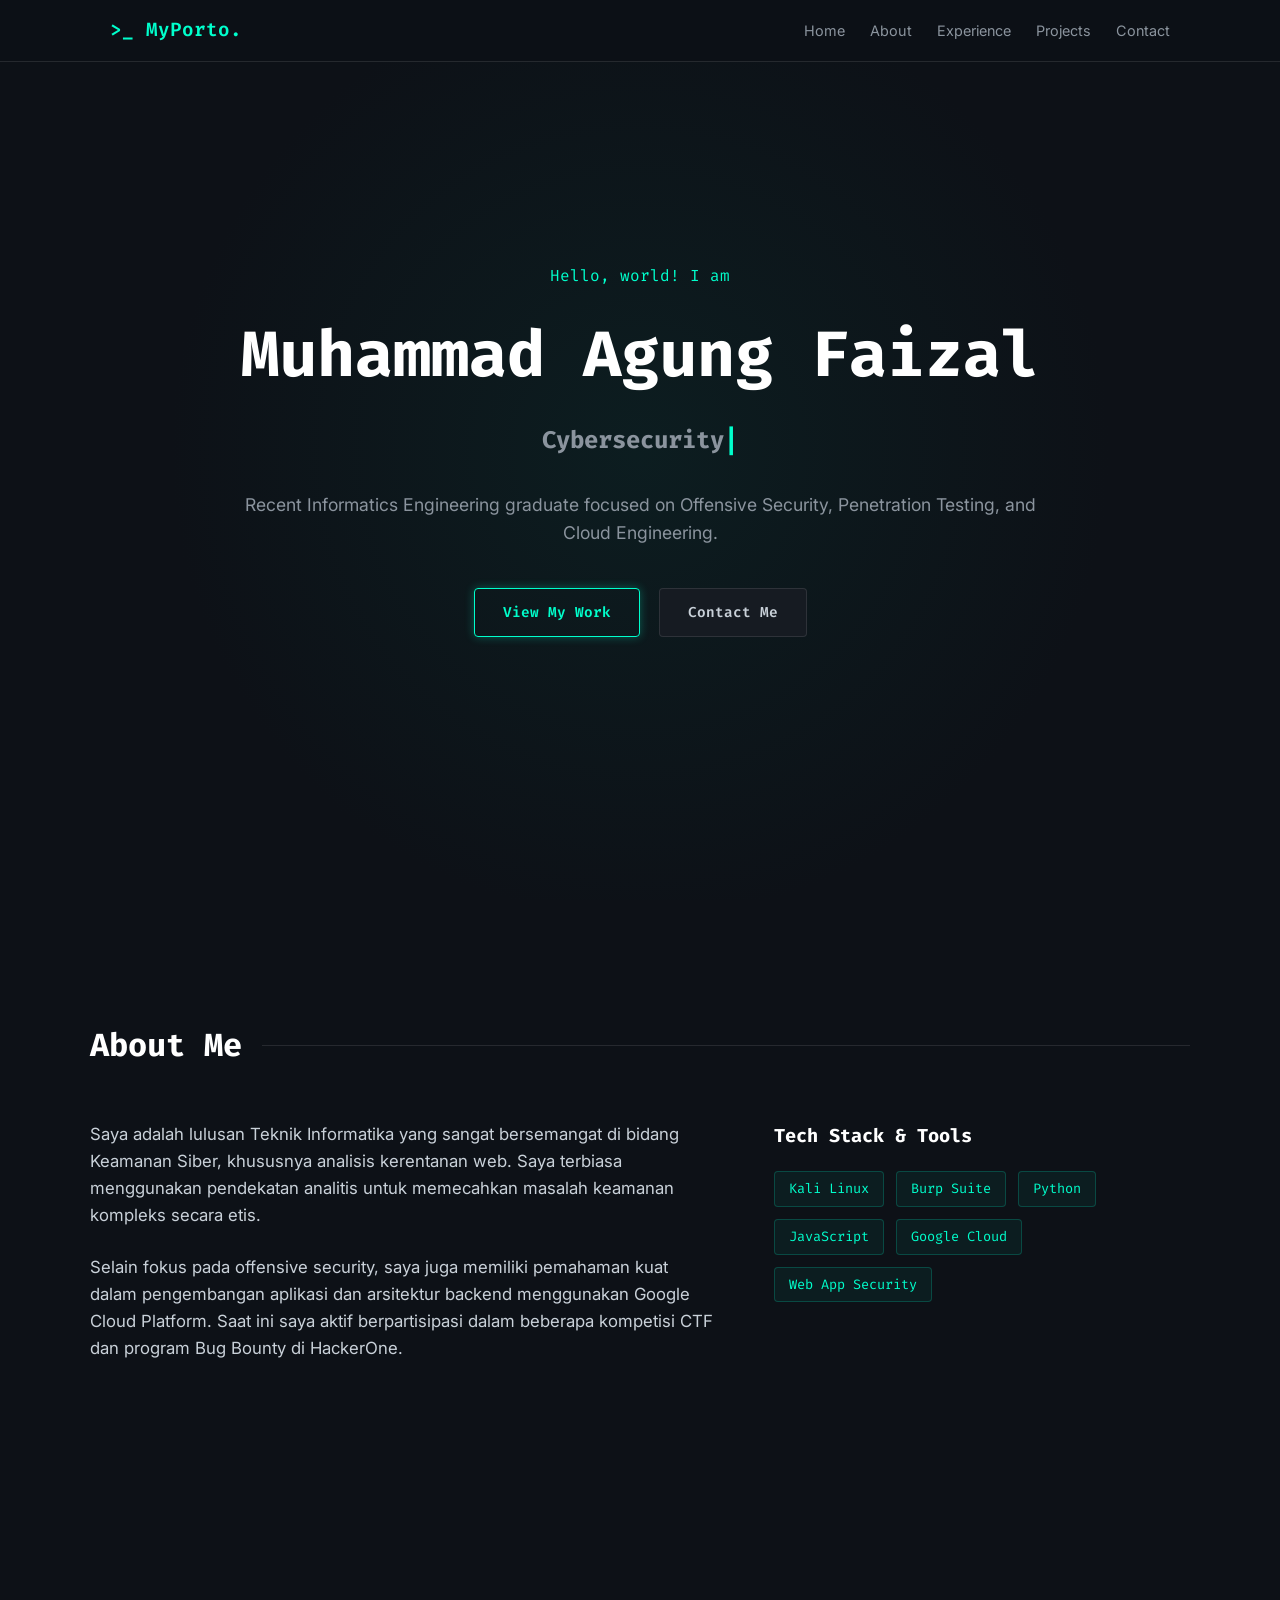
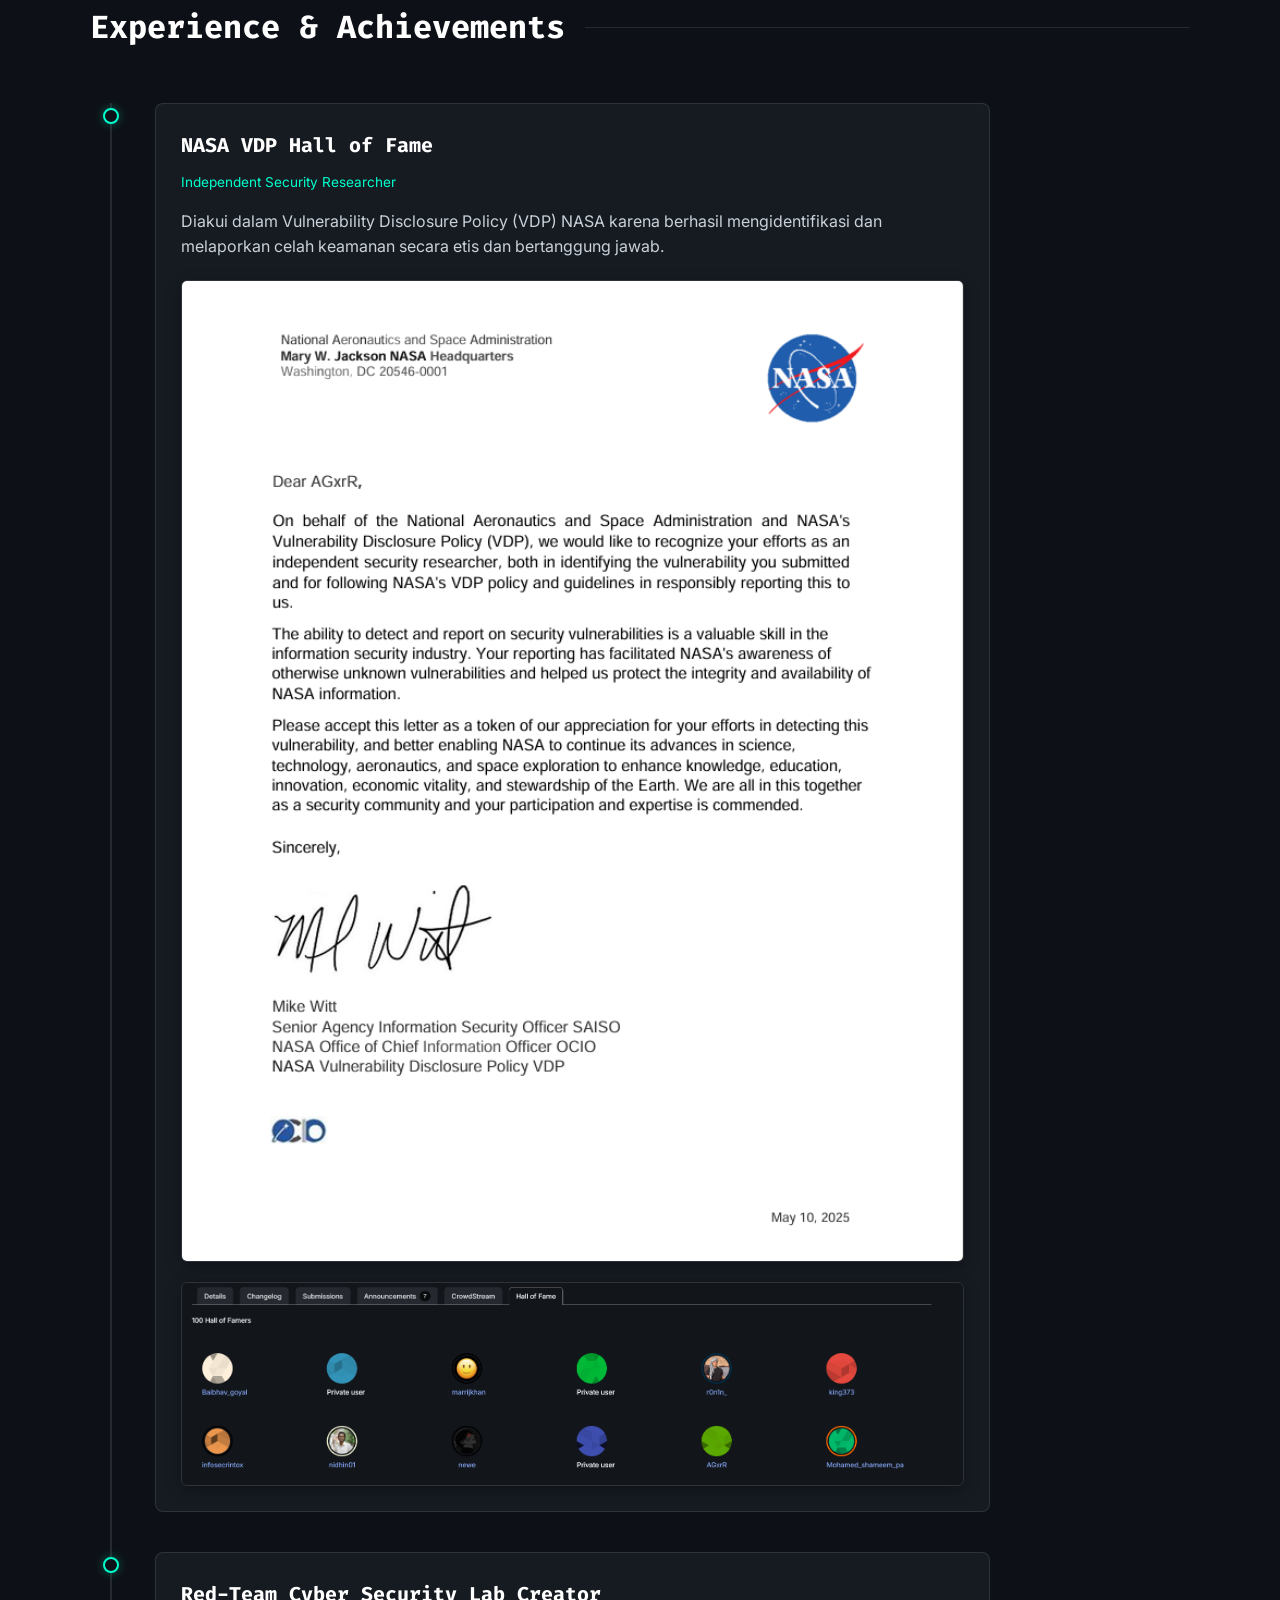
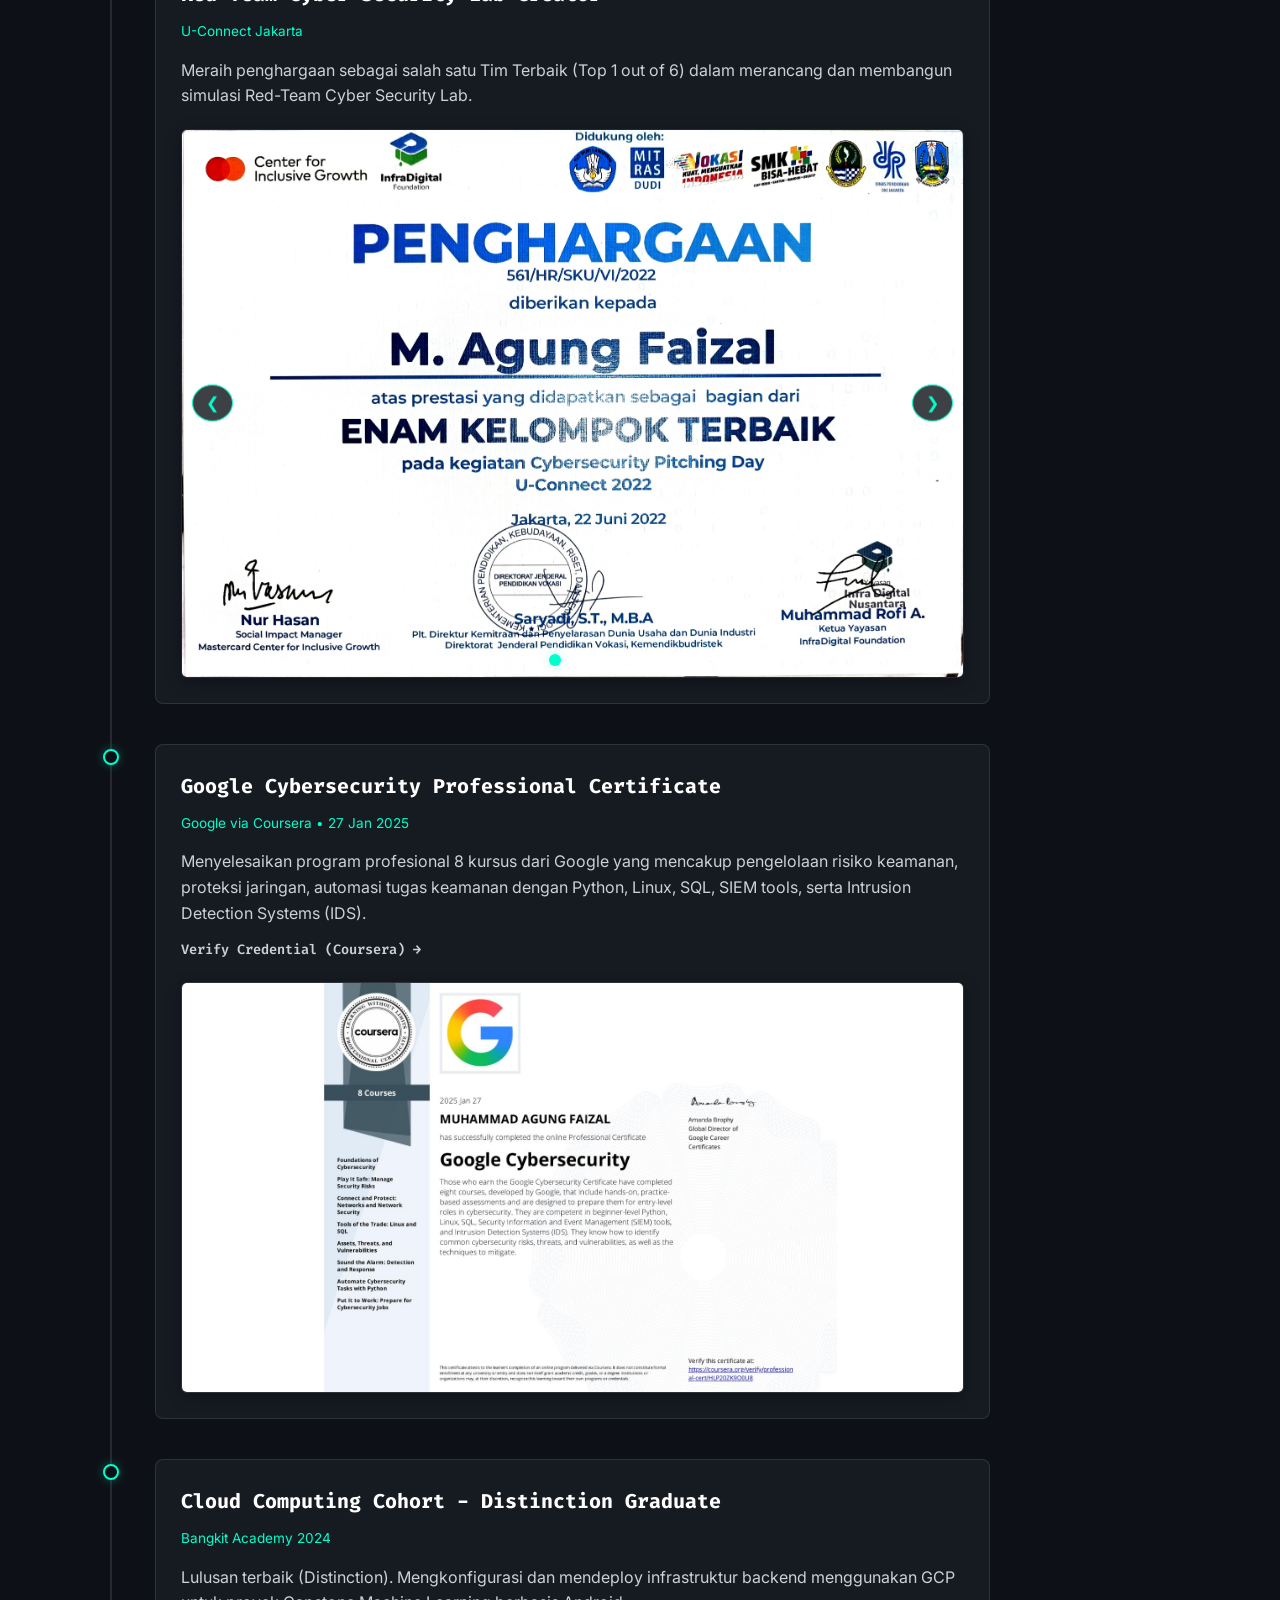
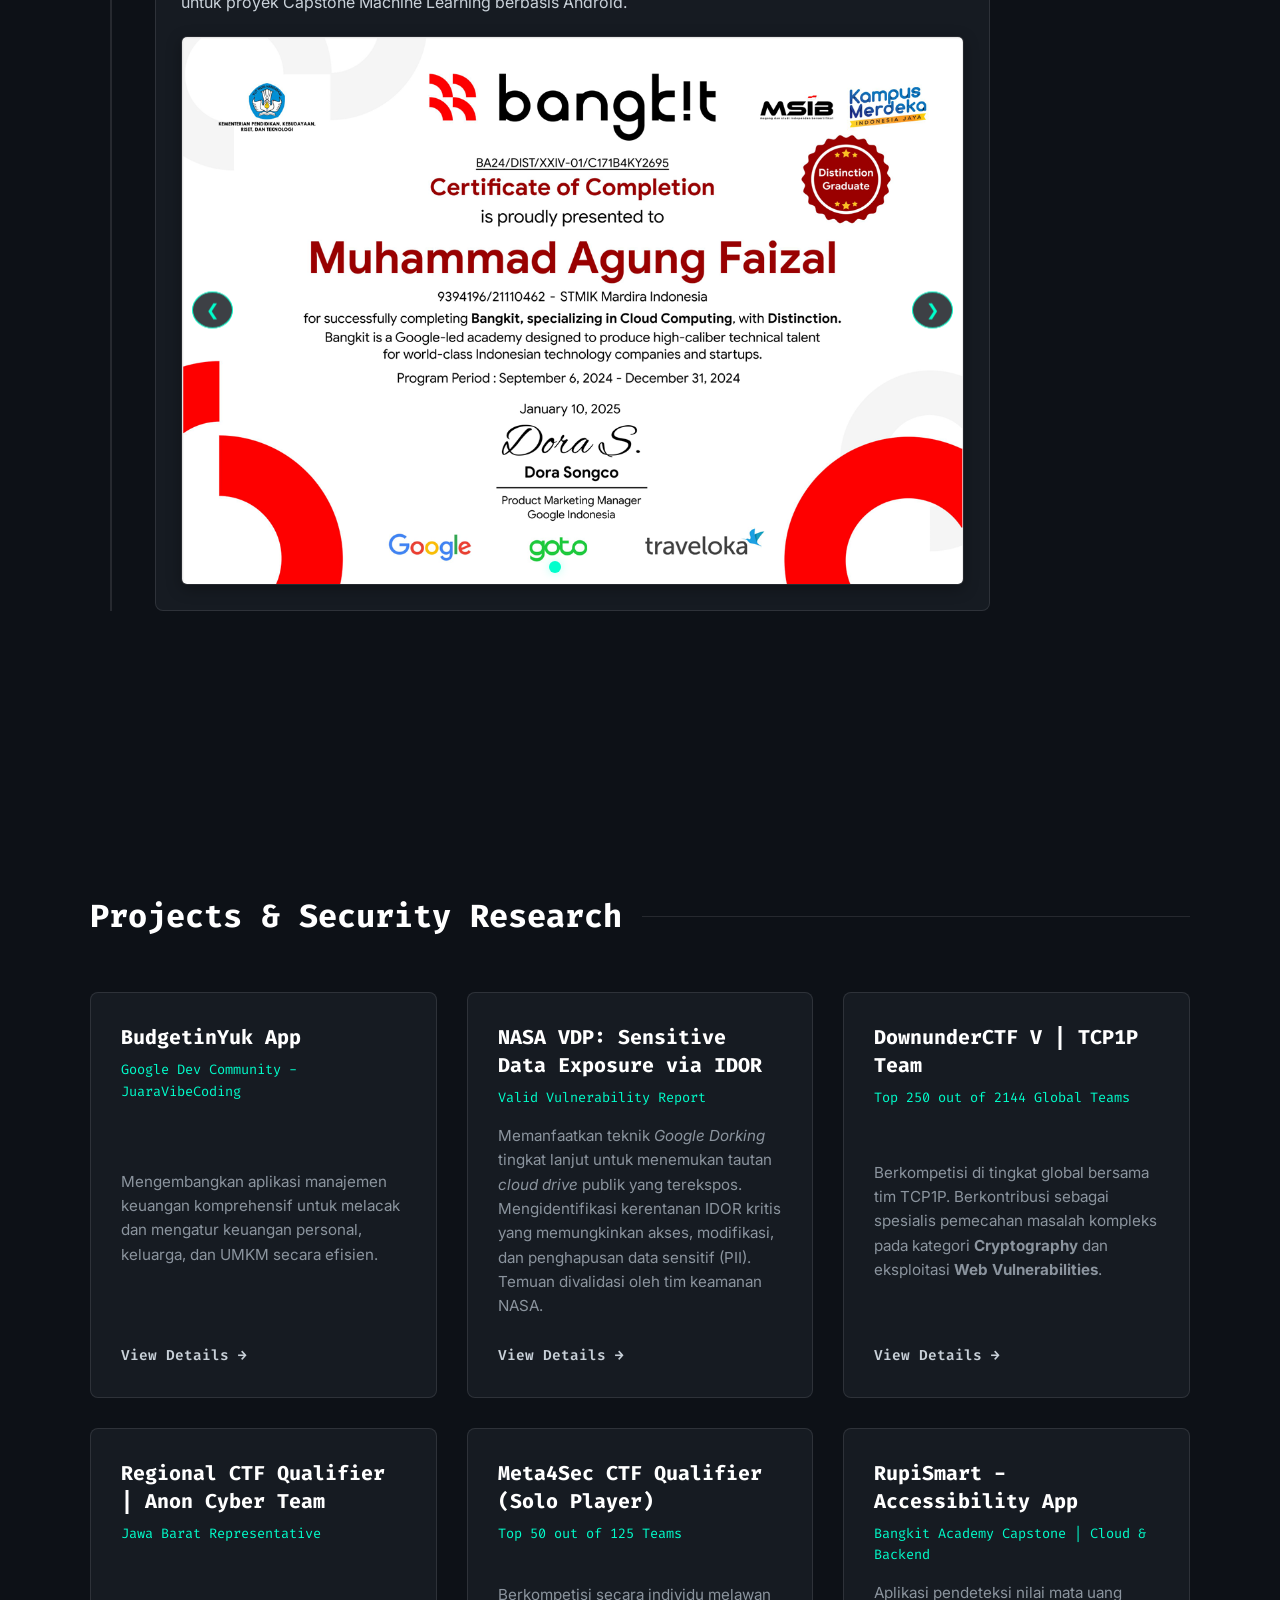
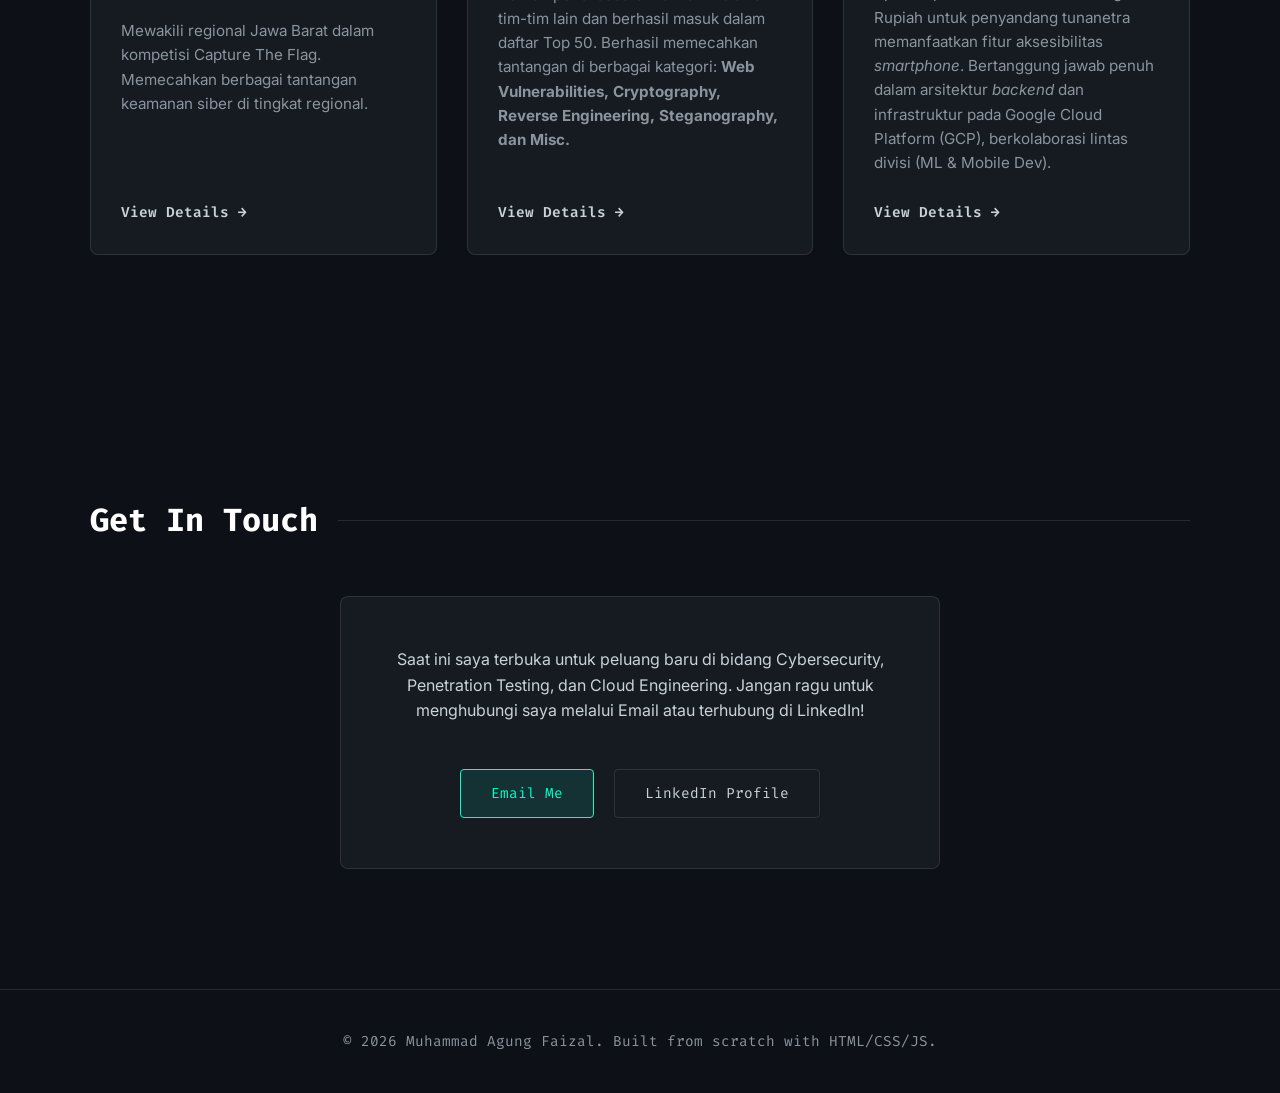
<file: index.html>
<!doctype html>
<html lang="id">
  <head>
    <meta charset="UTF-8" />
    <meta name="viewport" content="width=device-width, initial-scale=1.0" />
    <title>Muhammad Agung Faizal | Portfolio</title>
    <link rel="stylesheet" href="style.css" />
    <link
      href="https://fonts.googleapis.com/css2?family=Fira+Code:wght@400;500;600&family=Inter:wght@300;400;600;800&display=swap"
      rel="stylesheet"
    />
  </head>
  <body>
    <nav id="navbar">
      <div class="nav-content">
        <div class="logo">&gt;_ MyPorto.</div>
        <ul class="nav-links">
          <li><a href="#home">Home</a></li>
          <li><a href="#about">About</a></li>
          <li><a href="#experience">Experience</a></li>
          <li><a href="#projects">Projects</a></li>
          <li><a href="#contact">Contact</a></li>
        </ul>
      </div>
    </nav>

    <header id="home" class="hero">
      <div class="hero-content reveal">
        <p class="greeting">Hello, world! I am</p>
        <h1 class="title-name">Muhammad Agung Faizal</h1>
        <h2 class="typewriter-container">
          <span id="typewriter"></span><span class="cursor">|</span>
        </h2>
        <p class="summary">
          Recent Informatics Engineering graduate focused on Offensive Security,
          Penetration Testing, and Cloud Engineering.
        </p>
        <div class="cta-buttons">
          <a href="#projects" class="btn primary">View My Work</a>
          <a href="#contact" class="btn secondary">Contact Me</a>
        </div>
      </div>
    </header>

    <section id="about" class="section">
      <div class="container reveal">
        <h2 class="section-title">About Me</h2>
        <div class="about-grid">
          <div class="about-text">
            <p>
              Saya adalah lulusan Teknik Informatika yang sangat bersemangat di
              bidang Keamanan Siber, khususnya analisis kerentanan web. Saya
              terbiasa menggunakan pendekatan analitis untuk memecahkan masalah
              keamanan kompleks secara etis.
            </p>
            <br />
            <p>
              Selain fokus pada offensive security, saya juga memiliki pemahaman
              kuat dalam pengembangan aplikasi dan arsitektur backend
              menggunakan Google Cloud Platform. Saat ini saya aktif
              berpartisipasi dalam beberapa kompetisi CTF dan program Bug Bounty
              di HackerOne.
            </p>
          </div>
          <div class="skills">
            <h3>Tech Stack & Tools</h3>
            <div class="skill-tags">
              <span>Kali Linux</span>
              <span>Burp Suite</span>
              <span>Python</span>
              <span>JavaScript</span>
              <span>Google Cloud</span>
              <span>Web App Security</span>
            </div>
          </div>
        </div>
      </div>
    </section>

    <section id="experience" class="section">
      <div class="container reveal">
        <h2 class="section-title">Experience & Achievements</h2>
        <div class="timeline">
          <!-- Timeline Item 1 -->
          <div class="timeline-item">
            <div class="timeline-dot"></div>
            <div class="timeline-content">
              <h3>NASA VDP Hall of Fame</h3>
              <span class="date">Independent Security Researcher</span>
              <p>
                Diakui dalam Vulnerability Disclosure Policy (VDP) NASA karena
                berhasil mengidentifikasi dan melaporkan celah keamanan secara
                etis dan bertanggung jawab.
              </p>
              <!-- Tempatkan link gambar/sertifikat NASA VDP kamu di atribut src di bawah -->
              <img
                src="asset/nasa-vdp.png"
                alt="NASA VDP Hall of Fame Acknowledgment"
                class="timeline-img"
              />
              <img src="asset/hof-nasa.png" alt="NASA VDP Hall of Fame Screenshot" class="timeline-img"/>
            </div>
          </div>

          <!-- Timeline Item 2: Red-Team (Dengan Image Slider Dinamis) -->
          <div class="timeline-item">
            <div class="timeline-dot"></div>
            <div class="timeline-content">
              <h3>Red-Team Cyber Security Lab Creator</h3>
              <span class="date">U-Connect Jakarta</span>
              <p>
                Meraih penghargaan sebagai salah satu Tim Terbaik (Top 1 out of
                6) dalam merancang dan membangun simulasi Red-Team Cyber
                Security Lab.
              </p>

              <!-- Carousel / Slider Container -->
              <div class="carousel-container" id="carousel-redteam">
                <div class="carousel-track">
                  <!-- Foto 1: Sertifikat -->
                  <img
                    src="asset/u-connect.jpg"
                    alt="Sertifikat Red Team U-Connect"
                    class="carousel-img"
                  />
                  <!-- Foto 3: Dokumentasi Kegiatan 2 -->
                  <img
                    src="asset/fotbar.png"
                    alt="Dokumentasi Kegiatan Lab 2"
                    class="carousel-img"
                  />
                </div>

                <!-- Tombol Navigasi -->
                <button
                  type="button"
                  class="carousel-btn prev-btn"
                  onclick="moveSlide(-1, 'carousel-redteam')"
                >
                  &#10094;
                </button>
                <button
                  type="button"
                  class="carousel-btn next-btn"
                  onclick="moveSlide(1, 'carousel-redteam')"
                >
                  &#10095;
                </button>
                <div class="carousel-dots">
                <span class="dot active" onclick="goToSlide(0, 'carousel-redteam')"></span>
                <span class="dot" onclick="goToSlide(1, 'carousel-redteam')"></span>
                <span class="dot" onclick="goToSlide(2, 'carousel-redteam')"></span>
            </div>
              </div>
            </div>
          </div>

          <!-- Timeline Item: Google Cybersecurity Professional Certificate -->
<div class="timeline-item">
    <div class="timeline-dot"></div>
    <div class="timeline-content">
        <h3>Google Cybersecurity Professional Certificate</h3>
        <span class="date">Google via Coursera &bull; 27 Jan 2025</span>
        <p>Menyelesaikan program profesional 8 kursus dari Google yang mencakup pengelolaan risiko keamanan, proteksi jaringan, automasi tugas keamanan dengan Python, Linux, SQL, SIEM tools, serta Intrusion Detection Systems (IDS).</p>
        
        <!-- Link Verifikasi Kredensial -->
        <p style="margin: 10px 0 15px;">
            <a href="https://coursera.org/verify/professional-cert/HLP20ZK9O0U8" target="_blank" rel="noopener noreferrer" class="card-link" style="font-size: 0.85rem;">
                Verify Credential (Coursera) &rarr;
            </a>
        </p>

        <!-- Gambar Sertifikat -->
        <img src="asset/google-cybersecurity.jpeg" alt="Google Cybersecurity Professional Certificate - Muhammad Agung Faizal" class="timeline-img" onerror="this.src='https://via.placeholder.com/800x450/161b22/00ffcc?text=Google+Cybersecurity+Certificate+(images/google-cybersecurity.jpg)'">
    </div>
</div>

          <!-- Timeline Item 3 -->
         <!-- Timeline Item 3: Bangkit Academy (Dengan Slider Dinamis) -->
<div class="timeline-item">
    <div class="timeline-dot"></div>
    <div class="timeline-content">
        <h3>Cloud Computing Cohort - Distinction Graduate</h3>
        <span class="date">Bangkit Academy 2024</span>
        <p>Lulusan terbaik (Distinction). Mengkonfigurasi dan mendeploy infrastruktur backend menggunakan GCP untuk proyek Capstone Machine Learning berbasis Android.</p>
        
        <!-- Carousel / Slider Container Bangkit -->
        <div class="carousel-container" id="carousel-bangkit">
            <div class="carousel-track">
                <!-- Foto 1: Sertifikat Distinction -->
                <img src="asset/bangkit.png" alt="Sertifikat Distinction Bangkit Academy" class="carousel-img">
                <!-- Foto 2: Dokumentasi Capstone / Proyek RupiSmart -->
                <img src="asset/capstoneteam.jpg" alt="Dokumentasi Proyek Capstone" class="carousel-img">
                <!-- Foto 3: Badge JuaraGCP / Kegiatan Belajar -->
                <img src="asset/terbaik.png" alt="Dokumentasi JuaraGCP Badges" class="carousel-img">
            </div>
            
            <!-- Tombol Navigasi Manual -->
            <button type="button" class="carousel-btn prev-btn" onclick="moveSlide(-1, 'carousel-bangkit')">&#10094;</button>
            <button type="button" class="carousel-btn next-btn" onclick="moveSlide(1, 'carousel-bangkit')">&#10095;</button>

            <!-- Indikator Titik (Dots) -->
            <div class="carousel-dots">
                <span class="dot active" onclick="goToSlide(0, 'carousel-bangkit')"></span>
                <span class="dot" onclick="goToSlide(1, 'carousel-bangkit')"></span>
                <span class="dot" onclick="goToSlide(2, 'carousel-bangkit')"></span>
            </div>
        </div>
        
    </div>
</div>
    </section>

    <section id="projects" class="section">
      <div class="container reveal">
        <h2 class="section-title">Projects & Security Research</h2>
        <div class="cards-grid">
          <!-- 1. BudgetinYuk App -->
          <div class="card">
            <div class="card-content">
              <h3>BudgetinYuk App</h3>
              <p class="tech">Google Dev Community - JuaraVibeCoding</p>
              <p>
                Mengembangkan aplikasi manajemen keuangan komprehensif untuk
                melacak dan mengatur keuangan personal, keluarga, dan UMKM
                secara efisien.
              </p>
              <a href="https://github.com/agung2022/BudgetinYuk-Apps/tree/main" class="card-link">View Details &rarr;</a>
            </div>
          </div>

          <!-- 2. Temuan Bug NASA (IDOR via Google Dorking) -->
          <div class="card">
            <div class="card-content">
              <h3>NASA VDP: Sensitive Data Exposure via IDOR</h3>
              <p class="tech">Valid Vulnerability Report</p>
              <p>
                Memanfaatkan teknik <i>Google Dorking</i> tingkat lanjut untuk
                menemukan tautan <i>cloud drive</i> publik yang terekspos.
                Mengidentifikasi kerentanan IDOR kritis yang memungkinkan akses,
                modifikasi, dan penghapusan data sensitif (PII). Temuan
                divalidasi oleh tim keamanan NASA.
              </p>
              <!-- Biarkan href "#" jika laporannya bersifat rahasia/private -->
              <a href="nasa-vdp-writeup.html" class="card-link">View Details &rarr;</a>
            </div>
          </div>

          <!-- 3. CTF DownunderCTF5 (TCP1P) -->
          <div class="card">
            <div class="card-content">
              <h3>DownunderCTF V | TCP1P Team</h3>
              <p class="tech">Top 250 out of 2144 Global Teams</p>
              <p>
                Berkompetisi di tingkat global bersama tim TCP1P. Berkontribusi
                sebagai spesialis pemecahan masalah kompleks pada kategori
                <b>Cryptography</b> dan eksploitasi <b>Web Vulnerabilities</b>.
              </p>
              <a href="ductf.html" class="card-link">View Details &rarr;</a>
            </div>
          </div>

          <!-- 4. CTF Regional - Anon Cyber Team (Ada Write-up) -->
          <div class="card">
            <div class="card-content">
              <h3>Regional CTF Qualifier | Anon Cyber Team</h3>
              <p class="tech">Jawa Barat Representative</p>
              <p>
                Mewakili regional Jawa Barat dalam kompetisi Capture The Flag.
                Memecahkan berbagai tantangan keamanan siber di tingkat
                regional.
              </p>
              <!-- Ganti tanda '#' dengan link asli tempat writeup-mu berada (Medium, GitHub, atau Google Drive) -->
              <a href="act-ctf.html" class="card-link">View Details &rarr;</a>
            </div>
          </div>

          <!-- 5. CTF Meta4Sec (Solo Player) -->
          <div class="card">
            <div class="card-content">
              <h3>Meta4Sec CTF Qualifier (Solo Player)</h3>
              <p class="tech">Top 50 out of 125 Teams</p>
              <p>
                Berkompetisi secara individu melawan tim-tim lain dan berhasil
                masuk dalam daftar Top 50. Berhasil memecahkan tantangan di
                berbagai kategori:
                <b
                  >Web Vulnerabilities, Cryptography, Reverse Engineering,
                  Steganography, dan Misc.</b
                >
              </p>
              <a href="meta4sec.html" class="card-link">View Details &rarr;</a>
            </div>
          </div>

          <!-- 6. Capstone Project Bangkit (RupiSmart) -->
          <div class="card">
            <div class="card-content">
              <h3>RupiSmart - Accessibility App</h3>
              <p class="tech">Bangkit Academy Capstone | Cloud & Backend</p>
              <p>
                Aplikasi pendeteksi nilai mata uang Rupiah untuk penyandang
                tunanetra memanfaatkan fitur aksesibilitas <i>smartphone</i>.
                Bertanggung jawab penuh dalam arsitektur <i>backend</i> dan
                infrastruktur pada Google Cloud Platform (GCP), berkolaborasi
                lintas divisi (ML & Mobile Dev).
              </p>
              <a href="https://github.com/agung2022/Cloud-Computing/tree/main" class="card-link">View Details &rarr;</a>
            </div>
          </div>
        </div>
      </div>
    </section>

    <section id="contact" class="section">
      <div class="container reveal">
        <h2 class="section-title">Get In Touch</h2>
        <div class="contact-box">
          <p>
            Saat ini saya terbuka untuk peluang baru di bidang Cybersecurity,
            Penetration Testing, dan Cloud Engineering. Jangan ragu untuk
            menghubungi saya melalui Email atau terhubung di LinkedIn!
          </p>
          <br />
          <div class="contact-links">
            <a href="mailto:agungfaizal2018@gmail.com" class="contact-btn"
              >Email Me</a
            >
            <a
              href="https://www.linkedin.com/in/muhammad-agung-faizal/"
              target="_blank"
              class="contact-btn outline"
              >LinkedIn Profile</a
            >
          </div>
        </div>
      </div>
    </section>

    <footer>
      <p>
        &copy; 2026 Muhammad Agung Faizal. Built from scratch with HTML/CSS/JS.
      </p>
    </footer>

    <script src="script.js"></script>
  </body>
</html>
</file>
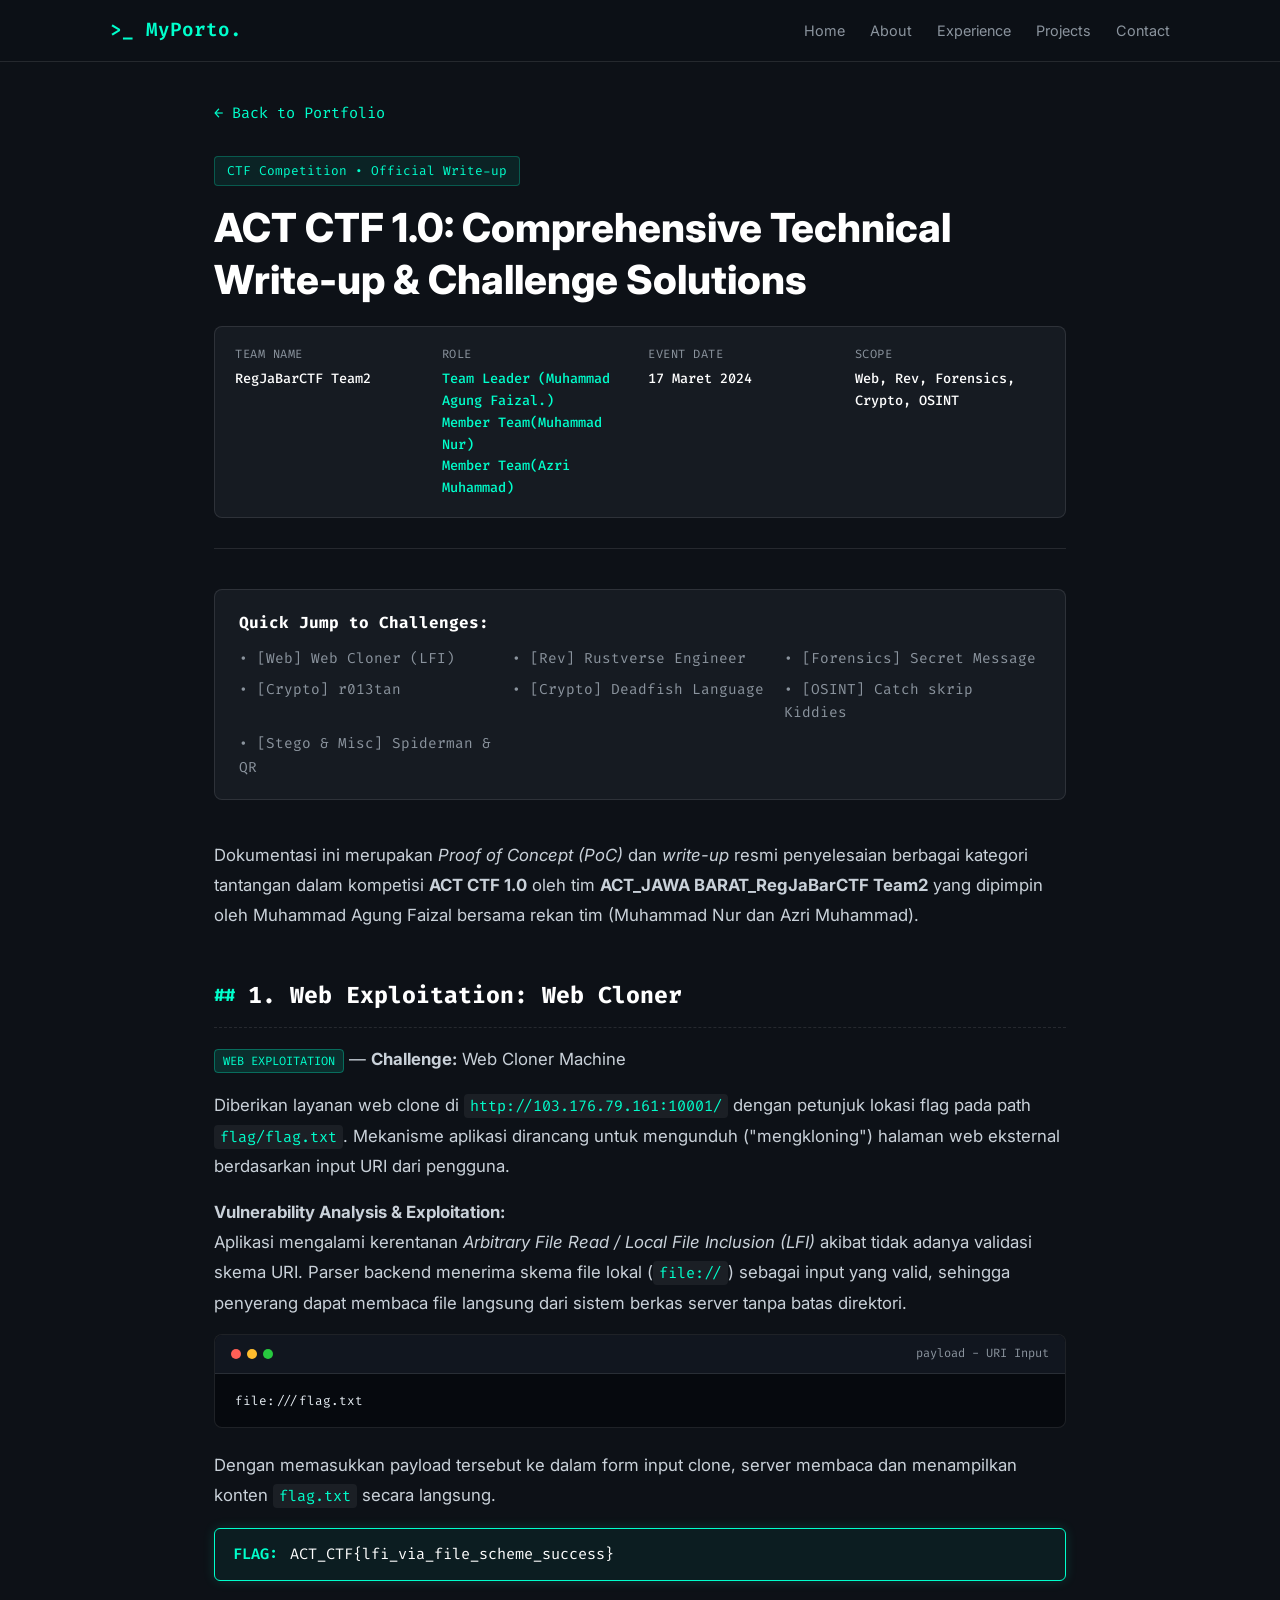
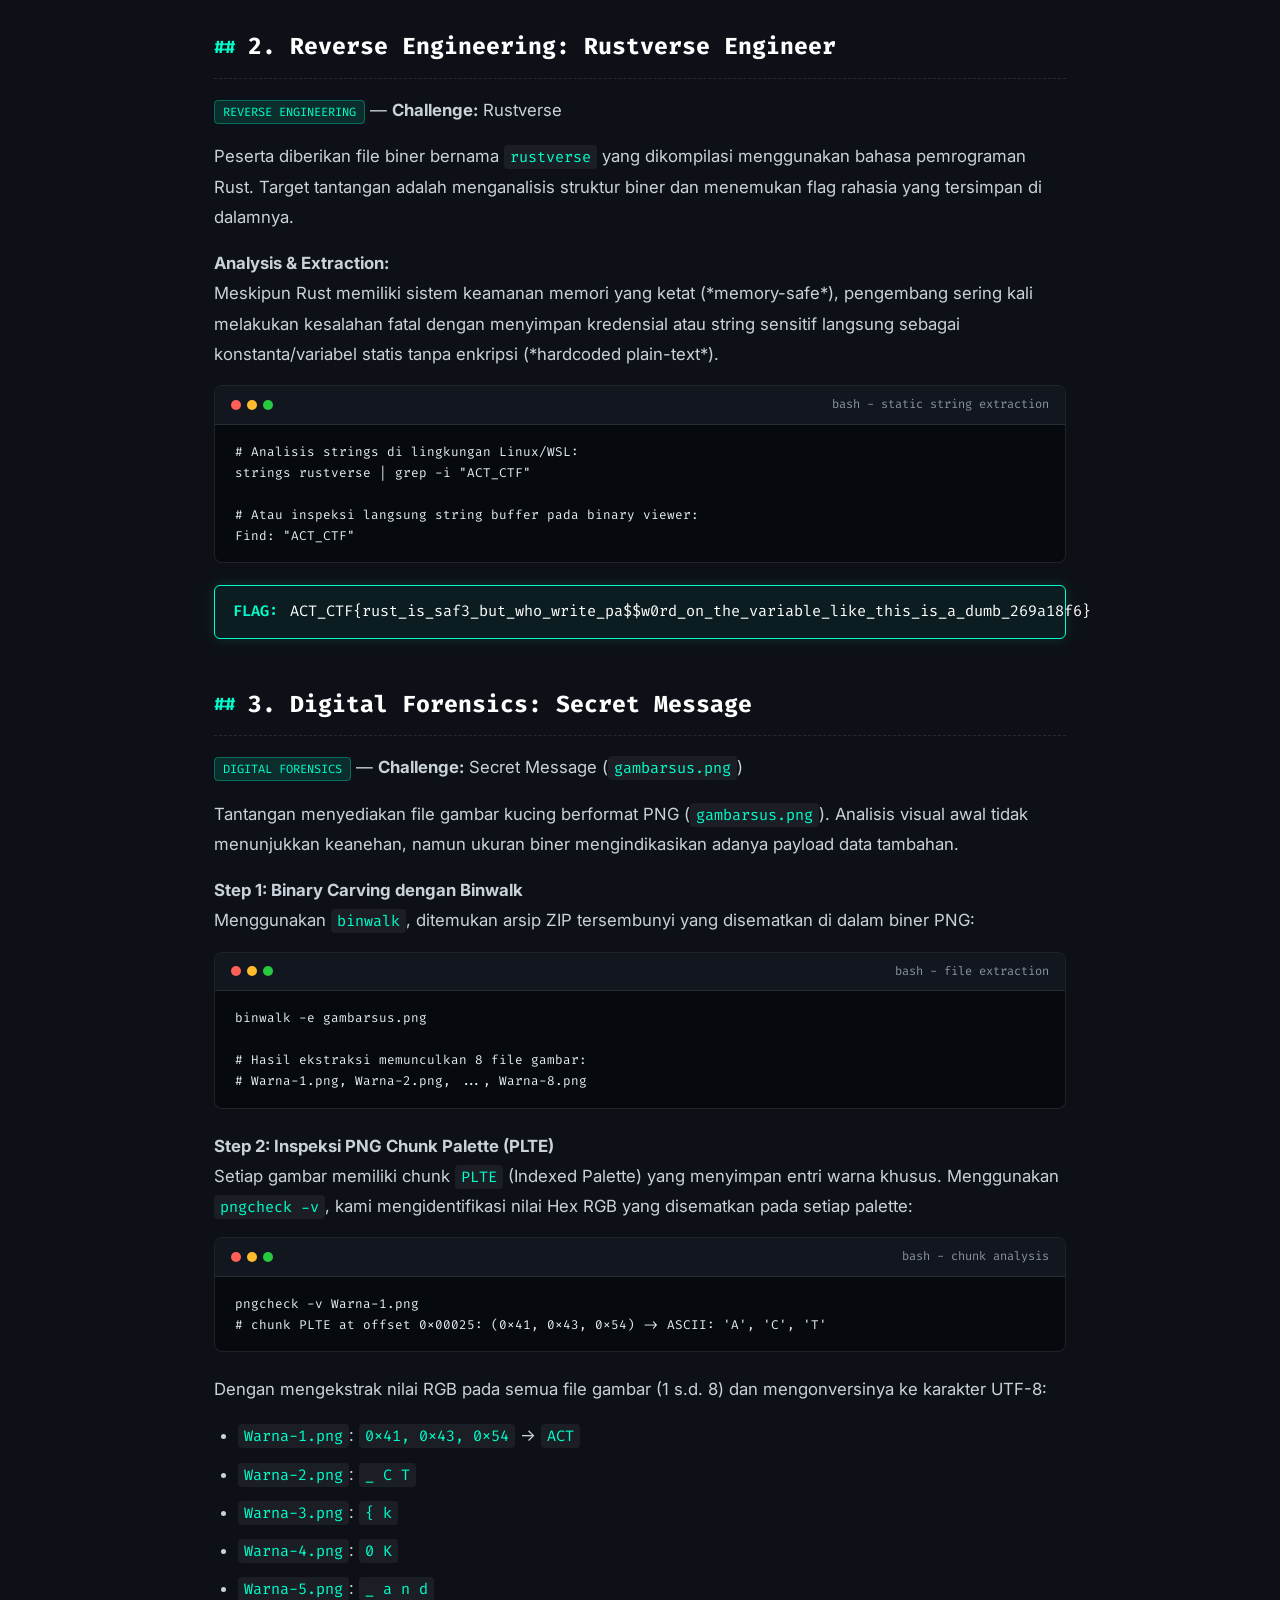
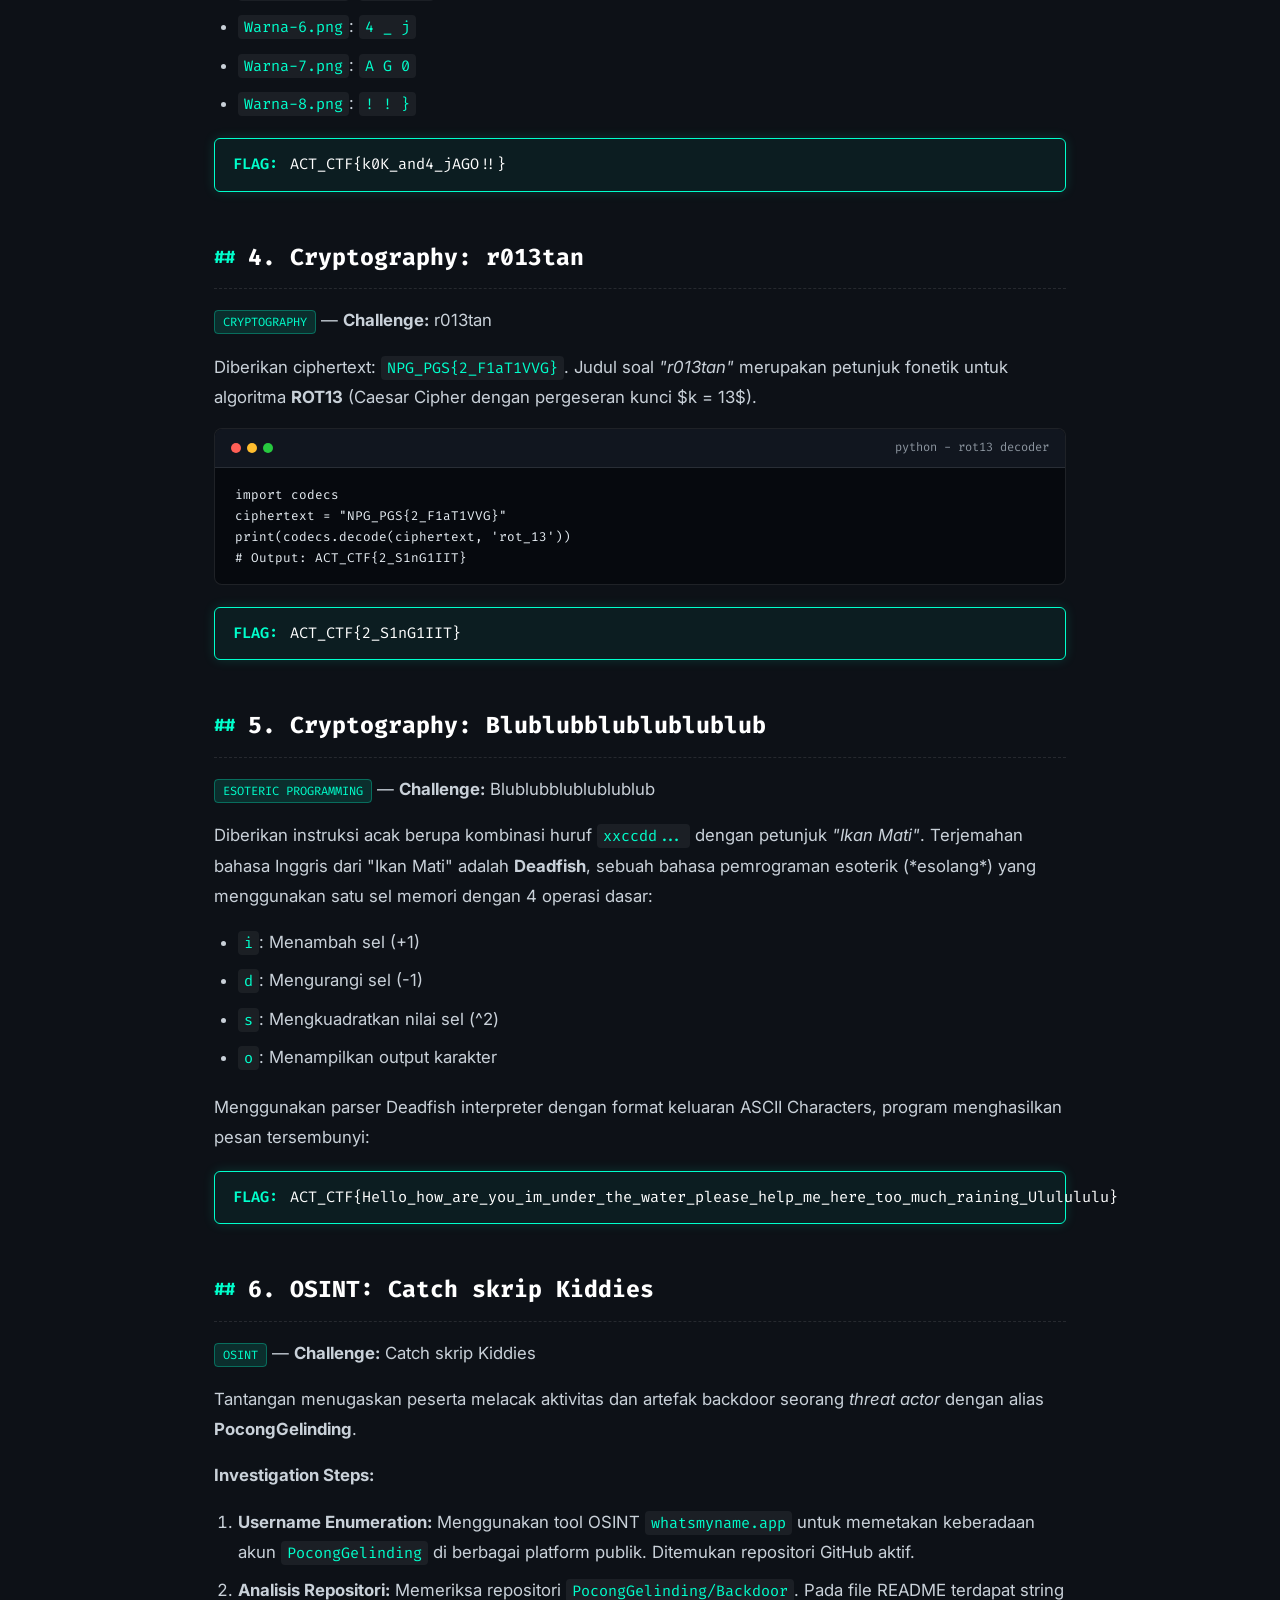
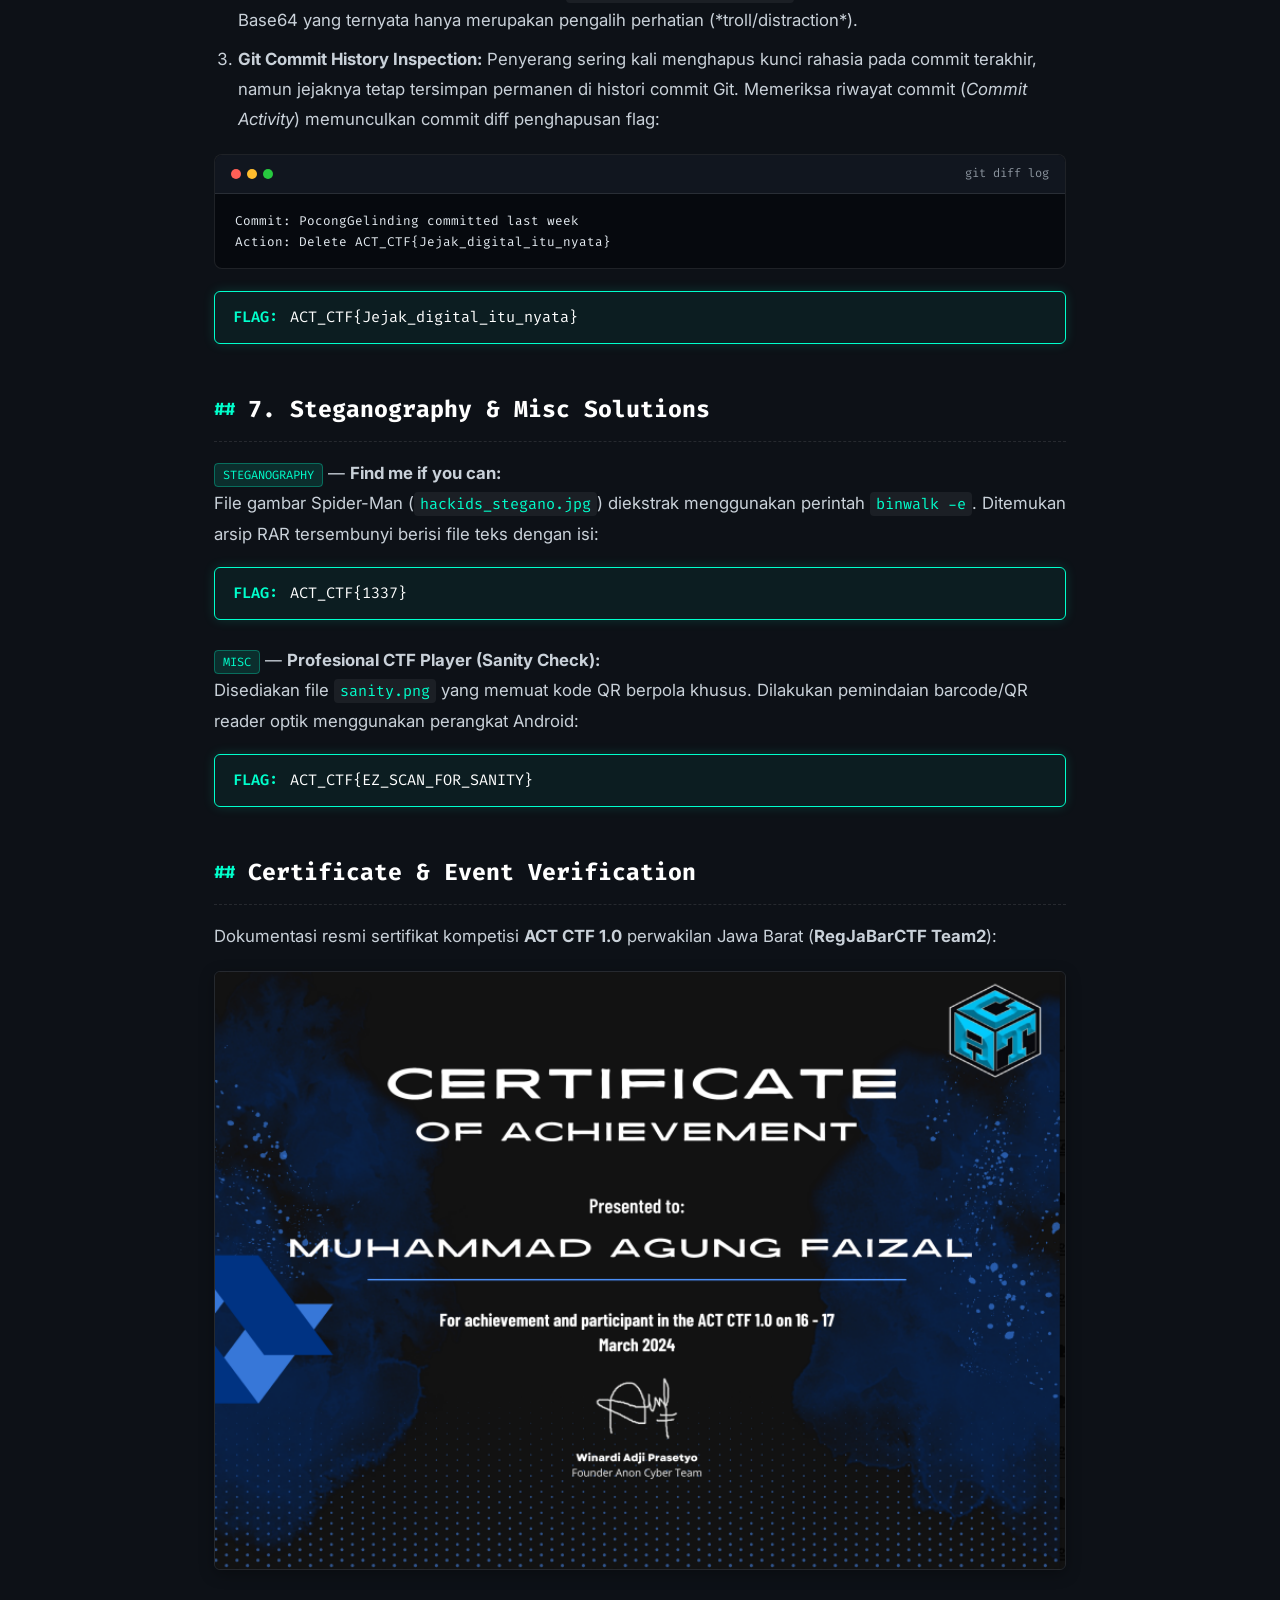
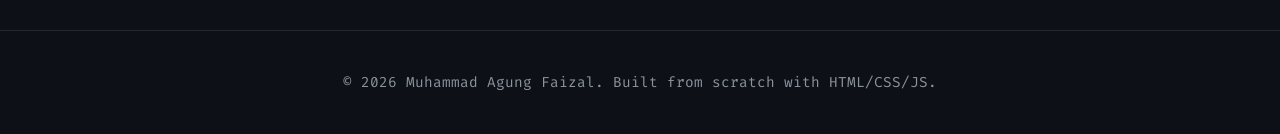
<file: act-ctf.html>
<!DOCTYPE html>
<html lang="id">
<head>
    <meta charset="UTF-8">
    <meta name="viewport" content="width=device-width, initial-scale=1.0">
    <title>Write-up: ACT CTF 1.0 - RegJaBarCTF Team 2 | Muhammad Agung Faizal</title>
    <link rel="stylesheet" href="style.css">
    <link href="https://fonts.googleapis.com/css2?family=Fira+Code:wght@400;500;600&family=Inter:wght@300;400;600;700;800&display=swap" rel="stylesheet">
    <style>
        .article-container {
            max-width: 900px;
            margin: 100px auto 60px;
            padding: 0 24px;
        }

        .back-nav {
            margin-bottom: 30px;
        }

        .back-link {
            font-family: 'Fira Code', monospace;
            color: var(--primary-color);
            text-decoration: none;
            font-size: 0.95rem;
            display: inline-flex;
            align-items: center;
            gap: 8px;
            transition: transform 0.2s ease, color 0.2s ease;
        }

        .back-link:hover {
            transform: translateX(-5px);
            color: #ffffff;
        }

        .article-header {
            margin-bottom: 40px;
            border-bottom: 1px solid var(--border-color);
            padding-bottom: 30px;
        }

        .article-tag {
            display: inline-block;
            font-family: 'Fira Code', monospace;
            font-size: 0.8rem;
            color: var(--primary-color);
            background: rgba(0, 255, 204, 0.08);
            border: 1px solid rgba(0, 255, 204, 0.25);
            padding: 4px 12px;
            border-radius: 4px;
            margin-bottom: 16px;
        }

        .article-title {
            font-size: clamp(1.8rem, 4vw, 2.5rem);
            color: #ffffff;
            line-height: 1.3;
            margin-bottom: 20px;
            font-family: 'Inter', sans-serif;
            font-weight: 800;
        }

        .meta-grid {
            display: grid;
            grid-template-columns: repeat(auto-fit, minmax(190px, 1fr));
            gap: 16px;
            background: var(--surface-color);
            padding: 18px 20px;
            border-radius: 8px;
            border: 1px solid var(--border-color);
            font-family: 'Fira Code', monospace;
            font-size: 0.85rem;
        }

        .meta-item .meta-label {
            color: var(--text-muted);
            font-size: 0.75rem;
            text-transform: uppercase;
            letter-spacing: 0.5px;
            margin-bottom: 4px;
        }

        .meta-item .meta-value {
            color: #ffffff;
            font-weight: 500;
        }

        .meta-item .meta-value.highlight {
            color: var(--primary-color);
        }

        .article-content {
            font-size: 1.05rem;
            line-height: 1.8;
            color: var(--text-main);
        }

        .article-content h2 {
            font-size: 1.45rem;
            color: #ffffff;
            margin: 45px 0 16px;
            display: flex;
            align-items: center;
            gap: 12px;
            border-bottom: 1px dashed rgba(255, 255, 255, 0.1);
            padding-bottom: 10px;
        }

        .article-content h2::before {
            content: "##";
            color: var(--primary-color);
            font-size: 1.1rem;
        }

        .article-content h3 {
            font-size: 1.2rem;
            color: #ffffff;
            margin: 28px 0 12px;
            display: flex;
            align-items: center;
            gap: 10px;
        }

        .badge-cat {
            font-family: 'Fira Code', monospace;
            font-size: 0.75rem;
            padding: 3px 8px;
            border-radius: 4px;
            background: rgba(0, 255, 204, 0.12);
            color: var(--primary-color);
            border: 1px solid rgba(0, 255, 204, 0.3);
            text-transform: uppercase;
        }

        .article-content p {
            margin-bottom: 16px;
        }

        .article-content ul, .article-content ol {
            margin: 0 0 20px 24px;
            color: var(--text-main);
        }

        .article-content li {
            margin-bottom: 8px;
        }

        .flag-box {
            background: rgba(0, 255, 204, 0.05);
            border: 1px solid var(--primary-color);
            border-radius: 6px;
            padding: 12px 18px;
            margin: 18px 0 24px;
            display: flex;
            align-items: center;
            gap: 12px;
            font-family: 'Fira Code', monospace;
            font-size: 0.95rem;
            color: #ffffff;
            box-shadow: 0 0 12px rgba(0, 255, 204, 0.15);
        }

        .flag-label {
            color: var(--primary-color);
            font-weight: 600;
        }

        .code-block {
            background: #06090e;
            border: 1px solid var(--border-color);
            border-radius: 8px;
            margin: 16px 0 22px;
            overflow: hidden;
        }

        .code-header {
            background: #11161f;
            padding: 8px 16px;
            display: flex;
            align-items: center;
            justify-content: space-between;
            font-family: 'Fira Code', monospace;
            font-size: 0.75rem;
            color: var(--text-muted);
            border-bottom: 1px solid var(--border-color);
        }

        .terminal-dots {
            display: flex;
            gap: 6px;
        }

        .terminal-dot {
            width: 10px;
            height: 10px;
            border-radius: 50%;
            background: #30363d;
        }

        .terminal-dot.red { background: #ff5f56; }
        .terminal-dot.yellow { background: #ffbd2e; }
        .terminal-dot.green { background: #27c93f; }

        pre {
            padding: 16px 20px;
            overflow-x: auto;
            font-family: 'Fira Code', monospace;
            font-size: 0.88rem;
            line-height: 1.5;
            color: #e6edf3;
        }

        code {
            font-family: 'Fira Code', monospace;
            background: rgba(255, 255, 255, 0.06);
            padding: 2px 6px;
            border-radius: 4px;
            color: var(--primary-color);
            font-size: 0.9em;
        }

        pre code {
            background: transparent;
            padding: 0;
            color: inherit;
        }

        .toc {
            background: var(--surface-color);
            border: 1px solid var(--border-color);
            border-radius: 8px;
            padding: 20px 24px;
            margin: 25px 0 40px;
        }

        .toc h4 {
            color: #ffffff;
            font-family: 'Fira Code', monospace;
            margin-bottom: 12px;
            font-size: 1rem;
        }

        .toc-list {
            list-style: none;
            margin: 0;
            padding: 0;
            display: grid;
            grid-template-columns: repeat(auto-fit, minmax(220px, 1fr));
            gap: 8px 16px;
        }

        .toc-list a {
            color: var(--text-muted);
            text-decoration: none;
            font-size: 0.9rem;
            font-family: 'Fira Code', monospace;
            transition: color 0.2s;
        }

        .toc-list a:hover {
            color: var(--primary-color);
        }

        @media (max-width: 768px) {
            .article-container {
                margin-top: 80px;
                padding: 0 16px;
            }
            .meta-grid {
                grid-template-columns: 1fr;
            }
        }
    </style>
</head>
<body>
    <nav id="navbar">
        <div class="nav-content">
            <a href="index.html" class="logo" style="text-decoration: none;">&gt;_ MyPorto.</a>
            <ul class="nav-links">
                <li><a href="index.html#home">Home</a></li>
                <li><a href="index.html#about">About</a></li>
                <li><a href="index.html#experience">Experience</a></li>
                <li><a href="index.html#projects">Projects</a></li>
                <li><a href="index.html#contact">Contact</a></li>
            </ul>
        </div>
    </nav>

    <main class="article-container">
        <!-- Back Button -->
        <div class="back-nav">
            <a href="index.html#projects" class="back-link">&larr; Back to Portfolio</a>
        </div>

        <!-- Article Header -->
        <header class="article-header">
            <span class="article-tag">CTF Competition &bull; Official Write-up</span>
            <h1 class="article-title">ACT CTF 1.0: Comprehensive Technical Write-up & Challenge Solutions</h1>
            
            <div class="meta-grid">
                <div class="meta-item">
                    <div class="meta-label">Team Name</div>
                    <div class="meta-value">RegJaBarCTF Team2</div>
                </div>
                <div class="meta-item">
                    <div class="meta-label">Role</div>
                    <div class="meta-value highlight">Team Leader (Muhammad Agung Faizal.)</div>
                    <div class="meta-value highlight">Member Team(Muhammad Nur)</div>
                    <div class="meta-value highlight">Member Team(Azri Muhammad)</div>
                </div>
                <div class="meta-item">
                    <div class="meta-label">Event Date</div>
                    <div class="meta-value">17 Maret 2024</div>
                </div>
                <div class="meta-item">
                    <div class="meta-label">Scope</div>
                    <div class="meta-value">Web, Rev, Forensics, Crypto, OSINT</div>
                </div>
            </div>
        </header>

        <!-- Quick Jump / Table of Contents -->
        <div class="toc">
            <h4>Quick Jump to Challenges:</h4>
            <div class="toc-list">
                <a href="#web-cloner">&bull; [Web] Web Cloner (LFI)</a>
                <a href="#reversing">&bull; [Rev] Rustverse Engineer</a>
                <a href="#forensics">&bull; [Forensics] Secret Message</a>
                <a href="#crypto-rot13">&bull; [Crypto] r013tan</a>
                <a href="#crypto-deadfish">&bull; [Crypto] Deadfish Language</a>
                <a href="#osint">&bull; [OSINT] Catch skrip Kiddies</a>
                <a href="#stego-misc">&bull; [Stego & Misc] Spiderman & QR</a>
            </div>
        </div>

        <article class="article-content">
            <p>
                Dokumentasi ini merupakan <em>Proof of Concept (PoC)</em> dan <em>write-up</em> resmi penyelesaian berbagai kategori tantangan dalam kompetisi <strong>ACT CTF 1.0</strong> oleh tim <strong>ACT_JAWA BARAT_RegJaBarCTF Team2</strong> yang dipimpin oleh Muhammad Agung Faizal bersama rekan tim (Muhammad Nur dan Azri Muhammad).
            </p>

            <!-- 1. WEB EXPLOITATION -->
            <h2 id="web-cloner">1. Web Exploitation: Web Cloner</h2>
            <p>
                <span class="badge-cat">Web Exploitation</span> &mdash; <strong>Challenge:</strong> Web Cloner Machine
            </p>
            <p>
                Diberikan layanan web clone di <code>http://103.176.79.161:10001/</code> dengan petunjuk lokasi flag pada path <code>flag/flag.txt</code>. Mekanisme aplikasi dirancang untuk mengunduh ("mengkloning") halaman web eksternal berdasarkan input URI dari pengguna.
            </p>
            <p>
                <strong>Vulnerability Analysis & Exploitation:</strong><br>
                Aplikasi mengalami kerentanan <em>Arbitrary File Read / Local File Inclusion (LFI)</em> akibat tidak adanya validasi skema URI. Parser backend menerima skema file lokal (<code>file://</code>) sebagai input yang valid, sehingga penyerang dapat membaca file langsung dari sistem berkas server tanpa batas direktori.
            </p>
            <div class="code-block">
                <div class="code-header">
                    <div class="terminal-dots"><span class="terminal-dot red"></span><span class="terminal-dot yellow"></span><span class="terminal-dot green"></span></div>
                    <span>payload - URI Input</span>
                </div>
                <pre><code>file:///flag.txt</code></pre>
            </div>
            <p>Dengan memasukkan payload tersebut ke dalam form input clone, server membaca dan menampilkan konten <code>flag.txt</code> secara langsung.</p>
            <div class="flag-box">
                <span class="flag-label">FLAG:</span> <span>ACT_CTF{lfi_via_file_scheme_success}</span>
            </div>

            <!-- 2. REVERSING -->
            <h2 id="reversing">2. Reverse Engineering: Rustverse Engineer</h2>
            <p>
                <span class="badge-cat">Reverse Engineering</span> &mdash; <strong>Challenge:</strong> Rustverse
            </p>
            <p>
                Peserta diberikan file biner bernama <code>rustverse</code> yang dikompilasi menggunakan bahasa pemrograman Rust. Target tantangan adalah menganalisis struktur biner dan menemukan flag rahasia yang tersimpan di dalamnya.
            </p>
            <p>
                <strong>Analysis & Extraction:</strong><br>
                Meskipun Rust memiliki sistem keamanan memori yang ketat (*memory-safe*), pengembang sering kali melakukan kesalahan fatal dengan menyimpan kredensial atau string sensitif langsung sebagai konstanta/variabel statis tanpa enkripsi (*hardcoded plain-text*).
            </p>
            <div class="code-block">
                <div class="code-header">
                    <div class="terminal-dots"><span class="terminal-dot red"></span><span class="terminal-dot yellow"></span><span class="terminal-dot green"></span></div>
                    <span>bash - static string extraction</span>
                </div>
                <pre><code># Analisis strings di lingkungan Linux/WSL:
strings rustverse | grep -i "ACT_CTF"

# Atau inspeksi langsung string buffer pada binary viewer:
Find: "ACT_CTF"</code></pre>
            </div>
            <div class="flag-box">
                <span class="flag-label">FLAG:</span> <span>ACT_CTF{rust_is_saf3_but_who_write_pa$$w0rd_on_the_variable_like_this_is_a_dumb_269a18f6}</span>
            </div>

            <!-- 3. FORENSICS -->
            <h2 id="forensics">3. Digital Forensics: Secret Message</h2>
            <p>
                <span class="badge-cat">Digital Forensics</span> &mdash; <strong>Challenge:</strong> Secret Message (<code>gambarsus.png</code>)
            </p>
            <p>
                Tantangan menyediakan file gambar kucing berformat PNG (<code>gambarsus.png</code>). Analisis visual awal tidak menunjukkan keanehan, namun ukuran biner mengindikasikan adanya payload data tambahan.
            </p>
            <p>
                <strong>Step 1: Binary Carving dengan Binwalk</strong><br>
                Menggunakan <code>binwalk</code>, ditemukan arsip ZIP tersembunyi yang disematkan di dalam biner PNG:
            </p>
            <div class="code-block">
                <div class="code-header">
                    <div class="terminal-dots"><span class="terminal-dot red"></span><span class="terminal-dot yellow"></span><span class="terminal-dot green"></span></div>
                    <span>bash - file extraction</span>
                </div>
                <pre><code>binwalk -e gambarsus.png

# Hasil ekstraksi memunculkan 8 file gambar:
# Warna-1.png, Warna-2.png, ..., Warna-8.png</code></pre>
            </div>
            <p>
                <strong>Step 2: Inspeksi PNG Chunk Palette (PLTE)</strong><br>
                Setiap gambar memiliki chunk <code>PLTE</code> (Indexed Palette) yang menyimpan entri warna khusus. Menggunakan <code>pngcheck -v</code>, kami mengidentifikasi nilai Hex RGB yang disematkan pada setiap palette:
            </p>
            <div class="code-block">
                <div class="code-header">
                    <div class="terminal-dots"><span class="terminal-dot red"></span><span class="terminal-dot yellow"></span><span class="terminal-dot green"></span></div>
                    <span>bash - chunk analysis</span>
                </div>
                <pre><code>pngcheck -v Warna-1.png
# chunk PLTE at offset 0x00025: (0x41, 0x43, 0x54) -> ASCII: 'A', 'C', 'T'</code></pre>
            </div>
            <p>
                Dengan mengekstrak nilai RGB pada semua file gambar (1 s.d. 8) dan mengonversinya ke karakter UTF-8:
            </p>
            <ul>
                <li><code>Warna-1.png</code>: <code>0x41, 0x43, 0x54</code> &rarr; <code>ACT</code></li>
                <li><code>Warna-2.png</code>: <code>_ C T</code></li>
                <li><code>Warna-3.png</code>: <code>{ k</code></li>
                <li><code>Warna-4.png</code>: <code>0 K</code></li>
                <li><code>Warna-5.png</code>: <code>_ a n d</code></li>
                <li><code>Warna-6.png</code>: <code>4 _ j</code></li>
                <li><code>Warna-7.png</code>: <code>A G 0</code></li>
                <li><code>Warna-8.png</code>: <code>! ! }</code></li>
            </ul>
            <div class="flag-box">
                <span class="flag-label">FLAG:</span> <span>ACT_CTF{k0K_and4_jAGO!!}</span>
            </div>

            <!-- 4. CRYPTOGRAPHY -->
            <h2 id="crypto-rot13">4. Cryptography: r013tan</h2>
            <p>
                <span class="badge-cat">Cryptography</span> &mdash; <strong>Challenge:</strong> r013tan
            </p>
            <p>
                Diberikan ciphertext: <code>NPG_PGS{2_F1aT1VVG}</code>. Judul soal <em>"r013tan"</em> merupakan petunjuk fonetik untuk algoritma <strong>ROT13</strong> (Caesar Cipher dengan pergeseran kunci $k = 13$).
            </p>
            <div class="code-block">
                <div class="code-header">
                    <div class="terminal-dots"><span class="terminal-dot red"></span><span class="terminal-dot yellow"></span><span class="terminal-dot green"></span></div>
                    <span>python - rot13 decoder</span>
                </div>
                <pre><code>import codecs
ciphertext = "NPG_PGS{2_F1aT1VVG}"
print(codecs.decode(ciphertext, 'rot_13'))
# Output: ACT_CTF{2_S1nG1IIT}</code></pre>
            </div>
            <div class="flag-box">
                <span class="flag-label">FLAG:</span> <span>ACT_CTF{2_S1nG1IIT}</span>
            </div>

            <!-- 5. ESOTERIC CRYPTO -->
            <h2 id="crypto-deadfish">5. Cryptography: Blublubblublublublub</h2>
            <p>
                <span class="badge-cat">Esoteric Programming</span> &mdash; <strong>Challenge:</strong> Blublubblublublublub
            </p>
            <p>
                Diberikan instruksi acak berupa kombinasi huruf <code>xxccdd...</code> dengan petunjuk <em>"Ikan Mati"</em>. Terjemahan bahasa Inggris dari "Ikan Mati" adalah <strong>Deadfish</strong>, sebuah bahasa pemrograman esoterik (*esolang*) yang menggunakan satu sel memori dengan 4 operasi dasar:
            </p>
            <ul>
                <li><code>i</code>: Menambah sel (+1)</li>
                <li><code>d</code>: Mengurangi sel (-1)</li>
                <li><code>s</code>: Mengkuadratkan nilai sel (^2)</li>
                <li><code>o</code>: Menampilkan output karakter</li>
            </ul>
            <p>
                Menggunakan parser Deadfish interpreter dengan format keluaran ASCII Characters, program menghasilkan pesan tersembunyi:
            </p>
            <div class="flag-box">
                <span class="flag-label">FLAG:</span> <span>ACT_CTF{Hello_how_are_you_im_under_the_water_please_help_me_here_too_much_raining_Ululululu}</span>
            </div>

            <!-- 6. OSINT -->
            <h2 id="osint">6. OSINT: Catch skrip Kiddies</h2>
            <p>
                <span class="badge-cat">OSINT</span> &mdash; <strong>Challenge:</strong> Catch skrip Kiddies
            </p>
            <p>
                Tantangan menugaskan peserta melacak aktivitas dan artefak backdoor seorang <em>threat actor</em> dengan alias <strong>PocongGelinding</strong>.
            </p>
            <p>
                <strong>Investigation Steps:</strong>
            </p>
            <ol>
                <li>
                    <strong>Username Enumeration:</strong> Menggunakan tool OSINT <code>whatsmyname.app</code> untuk memetakan keberadaan akun <code>PocongGelinding</code> di berbagai platform publik. Ditemukan repositori GitHub aktif.
                </li>
                <li>
                    <strong>Analisis Repositori:</strong> Memeriksa repositori <code>PocongGelinding/Backdoor</code>. Pada file README terdapat string Base64 yang ternyata hanya merupakan pengalih perhatian (*troll/distraction*).
                </li>
                <li>
                    <strong>Git Commit History Inspection:</strong> Penyerang sering kali menghapus kunci rahasia pada commit terakhir, namun jejaknya tetap tersimpan permanen di histori commit Git. Memeriksa riwayat commit (<em>Commit Activity</em>) memunculkan commit diff penghapusan flag:
                </li>
            </ol>
            <div class="code-block">
                <div class="code-header">
                    <div class="terminal-dots"><span class="terminal-dot red"></span><span class="terminal-dot yellow"></span><span class="terminal-dot green"></span></div>
                    <span>git diff log</span>
                </div>
                <pre><code>Commit: PocongGelinding committed last week
Action: Delete ACT_CTF{Jejak_digital_itu_nyata}</code></pre>
            </div>
            <div class="flag-box">
                <span class="flag-label">FLAG:</span> <span>ACT_CTF{Jejak_digital_itu_nyata}</span>
            </div>

            <!-- 7. STEGANOGRAPHY & MISC -->
            <h2 id="stego-misc">7. Steganography & Misc Solutions</h2>
            <p>
                <span class="badge-cat">Steganography</span> &mdash; <strong>Find me if you can:</strong><br>
                File gambar Spider-Man (<code>hackids_stegano.jpg</code>) diekstrak menggunakan perintah <code>binwalk -e</code>. Ditemukan arsip RAR tersembunyi berisi file teks dengan isi:
            </p>
            <div class="flag-box">
                <span class="flag-label">FLAG:</span> <span>ACT_CTF{1337}</span>
            </div>

            <p style="margin-top: 25px;">
                <span class="badge-cat">Misc</span> &mdash; <strong>Profesional CTF Player (Sanity Check):</strong><br>
                Disediakan file <code>sanity.png</code> yang memuat kode QR berpola khusus. Dilakukan pemindaian barcode/QR reader optik menggunakan perangkat Android:
            </p>
            <div class="flag-box">
                <span class="flag-label">FLAG:</span> <span>ACT_CTF{EZ_SCAN_FOR_SANITY}</span>
            </div>
            <h2 id="certificate">Certificate & Event Verification</h2>
            <p>
                Dokumentasi resmi sertifikat kompetisi <strong>ACT CTF 1.0</strong> perwakilan Jawa Barat (<strong>RegJaBarCTF Team2</strong>):
            </p>
            <div style="margin-top: 15px;">
                <!-- Masukkan file gambar sertifikatmu ke folder images/ dengan nama sertifikat-act-ctf.jpg -->
                <img src="asset/sert-act.png" alt="Sertifikat ACT CTF 1.0 - RegJaBarCTF Team2" class="timeline-img" onerror="this.src='https://via.placeholder.com/800x450/161b22/00ffcc?text=Tempat+Sertifikat+ACT+CTF+(Ganti+dengan+file+gambarmu)'">
            </div>
        </article>
    </main>

    <footer>
        <p>&copy; 2026 Muhammad Agung Faizal. Built from scratch with HTML/CSS/JS.</p>
    </footer>

    <script src="script.js"></script>
</body>
</html>
</file>
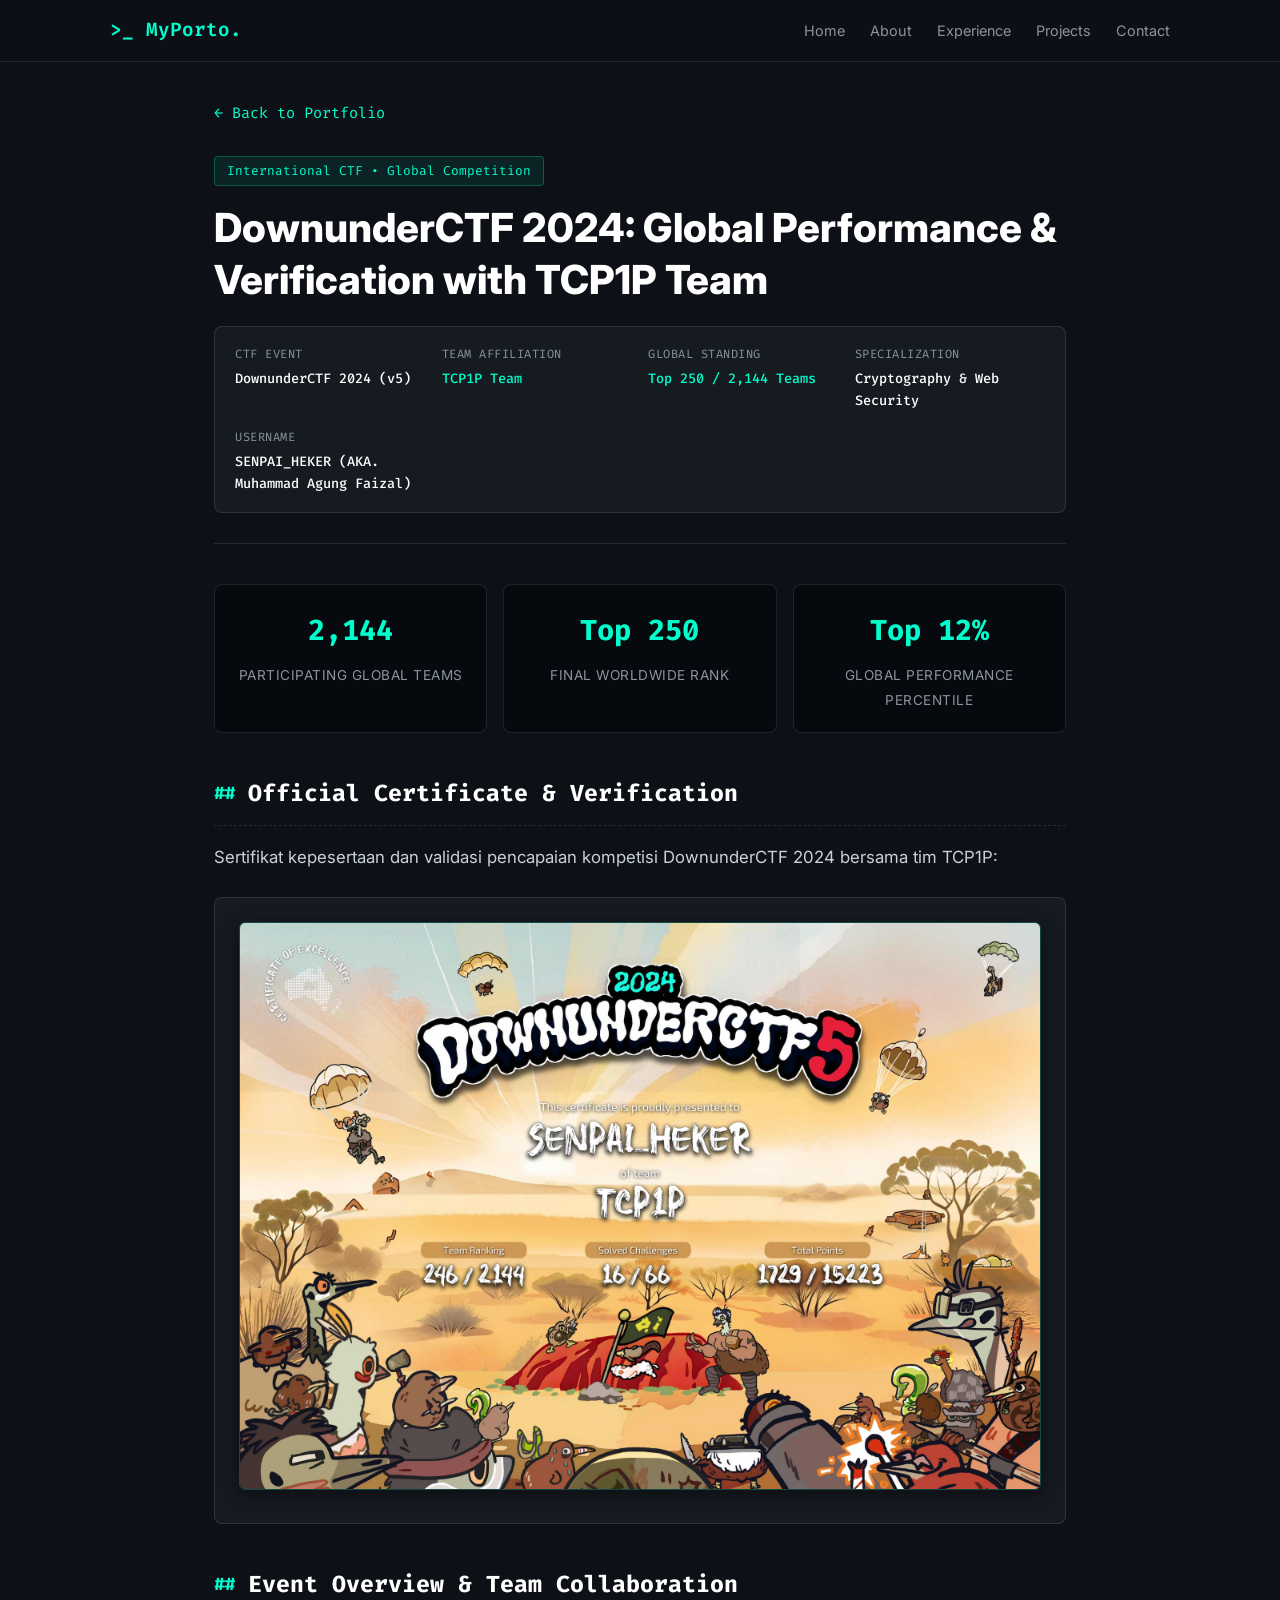
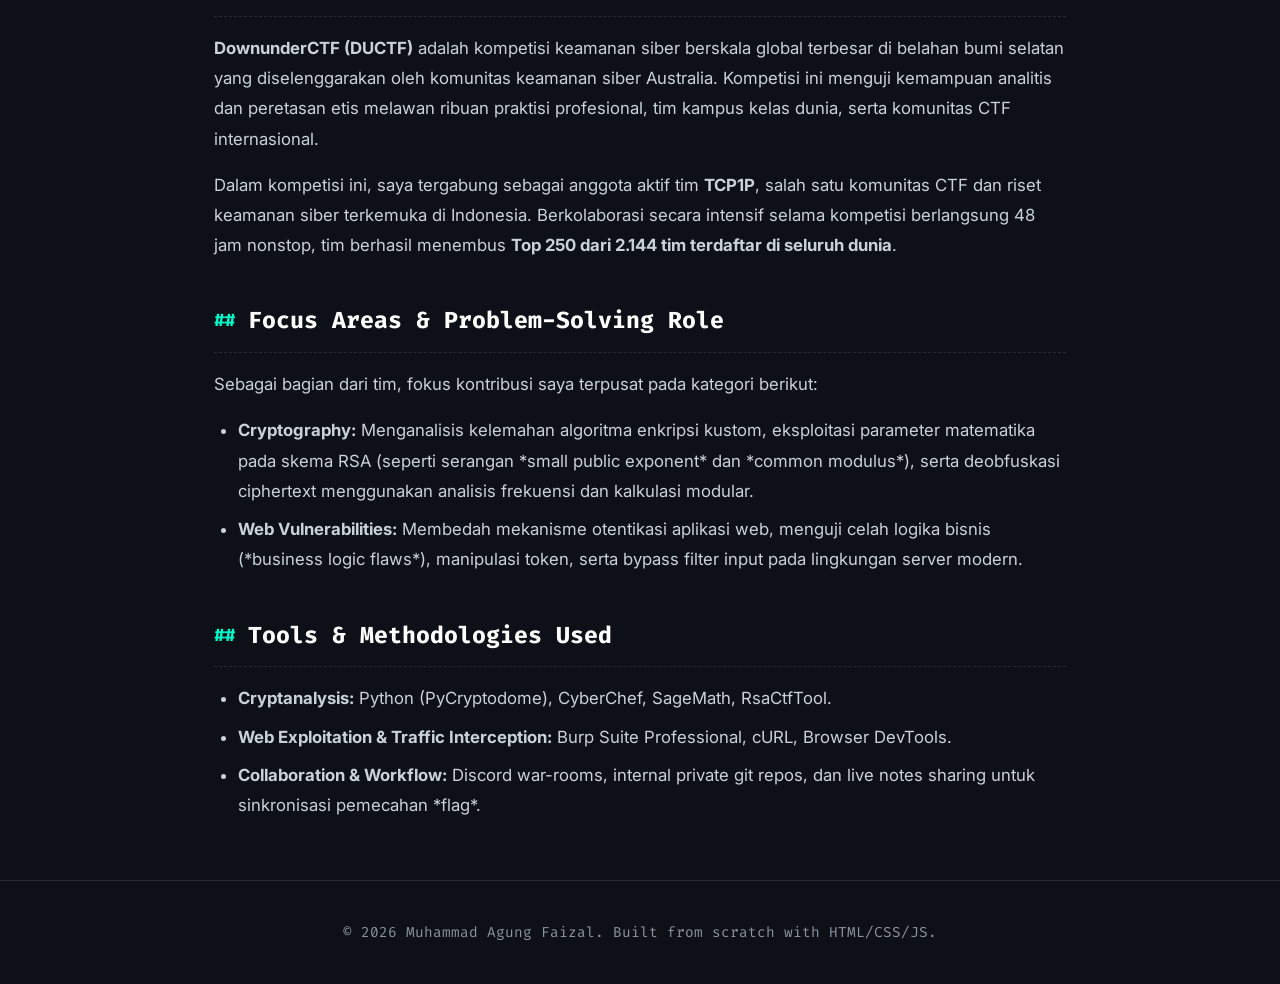
<file: ductf.html>
<!DOCTYPE html>
<html lang="id">
<head>
    <meta charset="UTF-8">
    <meta name="viewport" content="width=device-width, initial-scale=1.0">
    <title>DownunderCTF 2024 | TCP1P Team | Muhammad Agung Faizal</title>
    <link rel="stylesheet" href="style.css">
    <link href="https://fonts.googleapis.com/css2?family=Fira+Code:wght@400;500;600&family=Inter:wght@300;400;600;700;800&display=swap" rel="stylesheet">
    <style>
        .article-container {
            max-width: 900px;
            margin: 100px auto 60px;
            padding: 0 24px;
        }

        .back-nav {
            margin-bottom: 30px;
        }

        .back-link {
            font-family: 'Fira Code', monospace;
            color: var(--primary-color);
            text-decoration: none;
            font-size: 0.95rem;
            display: inline-flex;
            align-items: center;
            gap: 8px;
            transition: transform 0.2s ease, color 0.2s ease;
        }

        .back-link:hover {
            transform: translateX(-5px);
            color: #ffffff;
        }

        .article-header {
            margin-bottom: 40px;
            border-bottom: 1px solid var(--border-color);
            padding-bottom: 30px;
        }

        .article-tag {
            display: inline-block;
            font-family: 'Fira Code', monospace;
            font-size: 0.8rem;
            color: var(--primary-color);
            background: rgba(0, 255, 204, 0.08);
            border: 1px solid rgba(0, 255, 204, 0.25);
            padding: 4px 12px;
            border-radius: 4px;
            margin-bottom: 16px;
        }

        .article-title {
            font-size: clamp(1.8rem, 4vw, 2.5rem);
            color: #ffffff;
            line-height: 1.3;
            margin-bottom: 20px;
            font-family: 'Inter', sans-serif;
            font-weight: 800;
        }

        .meta-grid {
            display: grid;
            grid-template-columns: repeat(auto-fit, minmax(190px, 1fr));
            gap: 16px;
            background: var(--surface-color);
            padding: 18px 20px;
            border-radius: 8px;
            border: 1px solid var(--border-color);
            font-family: 'Fira Code', monospace;
            font-size: 0.85rem;
        }

        .meta-item .meta-label {
            color: var(--text-muted);
            font-size: 0.75rem;
            text-transform: uppercase;
            letter-spacing: 0.5px;
            margin-bottom: 4px;
        }

        .meta-item .meta-value {
            color: #ffffff;
            font-weight: 500;
        }

        .meta-item .meta-value.highlight {
            color: var(--primary-color);
        }

        .article-content {
            font-size: 1.05rem;
            line-height: 1.8;
            color: var(--text-main);
        }

        .article-content h2 {
            font-size: 1.45rem;
            color: #ffffff;
            margin: 40px 0 16px;
            display: flex;
            align-items: center;
            gap: 12px;
            border-bottom: 1px dashed rgba(255, 255, 255, 0.1);
            padding-bottom: 10px;
        }

        .article-content h2::before {
            content: "##";
            color: var(--primary-color);
            font-size: 1.1rem;
        }

        .article-content p {
            margin-bottom: 16px;
        }

        .article-content ul {
            margin: 0 0 20px 24px;
            color: var(--text-main);
        }

        .article-content li {
            margin-bottom: 8px;
        }

        .cert-card {
            background: var(--surface-color);
            border: 1px solid var(--border-color);
            border-radius: 8px;
            padding: 24px;
            margin: 25px 0;
            text-align: center;
        }

        .cert-img {
            width: 100%;
            height: auto;
            border-radius: 6px;
            border: 1px solid rgba(0, 255, 204, 0.2);
            box-shadow: 0 4px 20px rgba(0, 0, 0, 0.5);
            transition: transform 0.3s ease, box-shadow 0.3s ease;
        }

        .cert-img:hover {
            transform: scale(1.01);
            box-shadow: 0 8px 30px rgba(0, 255, 204, 0.15);
        }

        .stat-grid {
            display: grid;
            grid-template-columns: repeat(auto-fit, minmax(200px, 1fr));
            gap: 16px;
            margin: 25px 0 35px;
        }

        .stat-box {
            background: #06090e;
            border: 1px solid var(--border-color);
            border-radius: 8px;
            padding: 20px;
            text-align: center;
        }

        .stat-number {
            font-family: 'Fira Code', monospace;
            font-size: 1.8rem;
            color: var(--primary-color);
            font-weight: 700;
            margin-bottom: 6px;
        }

        .stat-desc {
            font-size: 0.85rem;
            color: var(--text-muted);
            text-transform: uppercase;
            letter-spacing: 0.5px;
        }

        @media (max-width: 768px) {
            .article-container {
                margin-top: 80px;
                padding: 0 16px;
            }
        }
    </style>
</head>
<body>
    <nav id="navbar">
        <div class="nav-content">
            <a href="index.html" class="logo" style="text-decoration: none;">&gt;_ MyPorto.</a>
            <ul class="nav-links">
                <li><a href="index.html#home">Home</a></li>
                <li><a href="index.html#about">About</a></li>
                <li><a href="index.html#experience">Experience</a></li>
                <li><a href="index.html#projects">Projects</a></li>
                <li><a href="index.html#contact">Contact</a></li>
            </ul>
        </div>
    </nav>

    <main class="article-container">
        <div class="back-nav">
            <a href="index.html#projects" class="back-link">&larr; Back to Portfolio</a>
        </div>

        <header class="article-header">
            <span class="article-tag">International CTF &bull; Global Competition</span>
            <h1 class="article-title">DownunderCTF 2024: Global Performance & Verification with TCP1P Team</h1>
            
            <div class="meta-grid">
                <div class="meta-item">
                    <div class="meta-label">CTF Event</div>
                    <div class="meta-value">DownunderCTF 2024 (v5)</div>
                </div>
                <div class="meta-item">
                    <div class="meta-label">Team Affiliation</div>
                    <div class="meta-value highlight">TCP1P Team</div>
                </div>
                <div class="meta-item">
                    <div class="meta-label">Global Standing</div>
                    <div class="meta-value highlight">Top 250 / 2,144 Teams</div>
                </div>
                <div class="meta-item">
                    <div class="meta-label">Specialization</div>
                    <div class="meta-value">Cryptography & Web Security</div>
                </div>
                <div class="meta-item">
                    <div class="meta-label">Username</div>
                    <div class="meta-value">SENPAI_HEKER (AKA. Muhammad Agung Faizal)</div>
                </div>
            </div>
        </header>

        <article class="article-content">
            <div class="stat-grid">
                <div class="stat-box">
                    <div class="stat-number">2,144</div>
                    <div class="stat-desc">Participating Global Teams</div>
                </div>
                <div class="stat-box">
                    <div class="stat-number">Top 250</div>
                    <div class="stat-desc">Final Worldwide Rank</div>
                </div>
                <div class="stat-box">
                    <div class="stat-number">Top 12%</div>
                    <div class="stat-desc">Global Performance Percentile</div>
                </div>
            </div>

            <h2>Official Certificate & Verification</h2>
            <p>
                Sertifikat kepesertaan dan validasi pencapaian kompetisi DownunderCTF 2024 bersama tim TCP1P:
            </p>

            <div class="cert-card">
                <!-- Simpan foto sertifikatmu di images/sertifikat-ductf.jpg -->
                <img src="asset/ductf5.png" alt="Sertifikat DownunderCTF 2024 - TCP1P Team" class="cert-img" onerror="this.src='https://via.placeholder.com/850x500/161b22/00ffcc?text=Tempat+Sertifikat+DownunderCTF+(sertifikat-ductf.jpg)'">
            </div>

            <h2>Event Overview & Team Collaboration</h2>
            <p>
                <strong>DownunderCTF (DUCTF)</strong> adalah kompetisi keamanan siber berskala global terbesar di belahan bumi selatan yang diselenggarakan oleh komunitas keamanan siber Australia. Kompetisi ini menguji kemampuan analitis dan peretasan etis melawan ribuan praktisi profesional, tim kampus kelas dunia, serta komunitas CTF internasional.
            </p>
            <p>
                Dalam kompetisi ini, saya tergabung sebagai anggota aktif tim <strong>TCP1P</strong>, salah satu komunitas CTF dan riset keamanan siber terkemuka di Indonesia. Berkolaborasi secara intensif selama kompetisi berlangsung 48 jam nonstop, tim berhasil menembus <strong>Top 250 dari 2.144 tim terdaftar di seluruh dunia</strong>.
            </p>

            <h2>Focus Areas & Problem-Solving Role</h2>
            <p>
                Sebagai bagian dari tim, fokus kontribusi saya terpusat pada kategori berikut:
            </p>
            <ul>
                <li>
                    <strong>Cryptography:</strong> Menganalisis kelemahan algoritma enkripsi kustom, eksploitasi parameter matematika pada skema RSA (seperti serangan *small public exponent* dan *common modulus*), serta deobfuskasi ciphertext menggunakan analisis frekuensi dan kalkulasi modular.
                </li>
                <li>
                    <strong>Web Vulnerabilities:</strong> Membedah mekanisme otentikasi aplikasi web, menguji celah logika bisnis (*business logic flaws*), manipulasi token, serta bypass filter input pada lingkungan server modern.
                </li>
            </ul>

            <h2>Tools & Methodologies Used</h2>
            <ul>
                <li><strong>Cryptanalysis:</strong> Python (PyCryptodome), CyberChef, SageMath, RsaCtfTool.</li>
                <li><strong>Web Exploitation & Traffic Interception:</strong> Burp Suite Professional, cURL, Browser DevTools.</li>
                <li><strong>Collaboration & Workflow:</strong> Discord war-rooms, internal private git repos, dan live notes sharing untuk sinkronisasi pemecahan *flag*.</li>
            </ul>
        </article>
    </main>

    <footer>
        <p>&copy; 2026 Muhammad Agung Faizal. Built from scratch with HTML/CSS/JS.</p>
    </footer>

    <script src="script.js"></script>
</body>
</html>
</file>
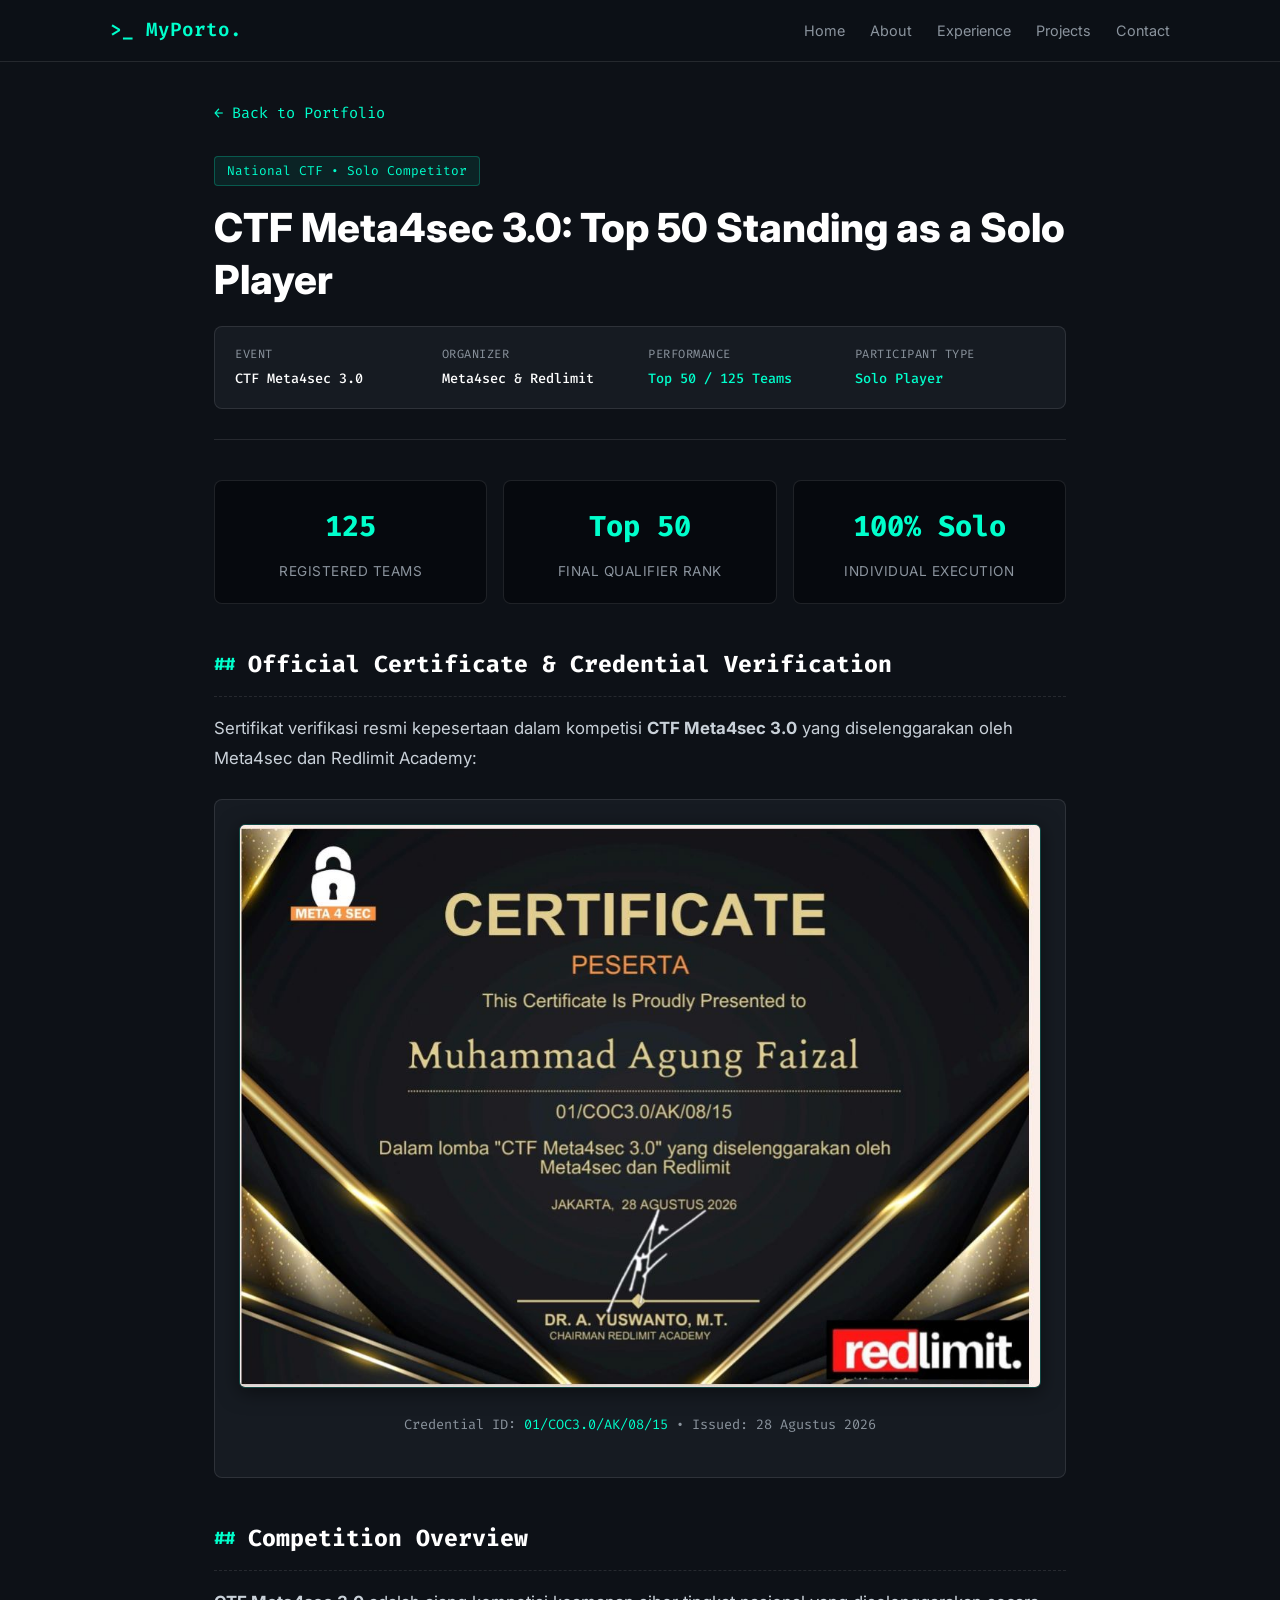
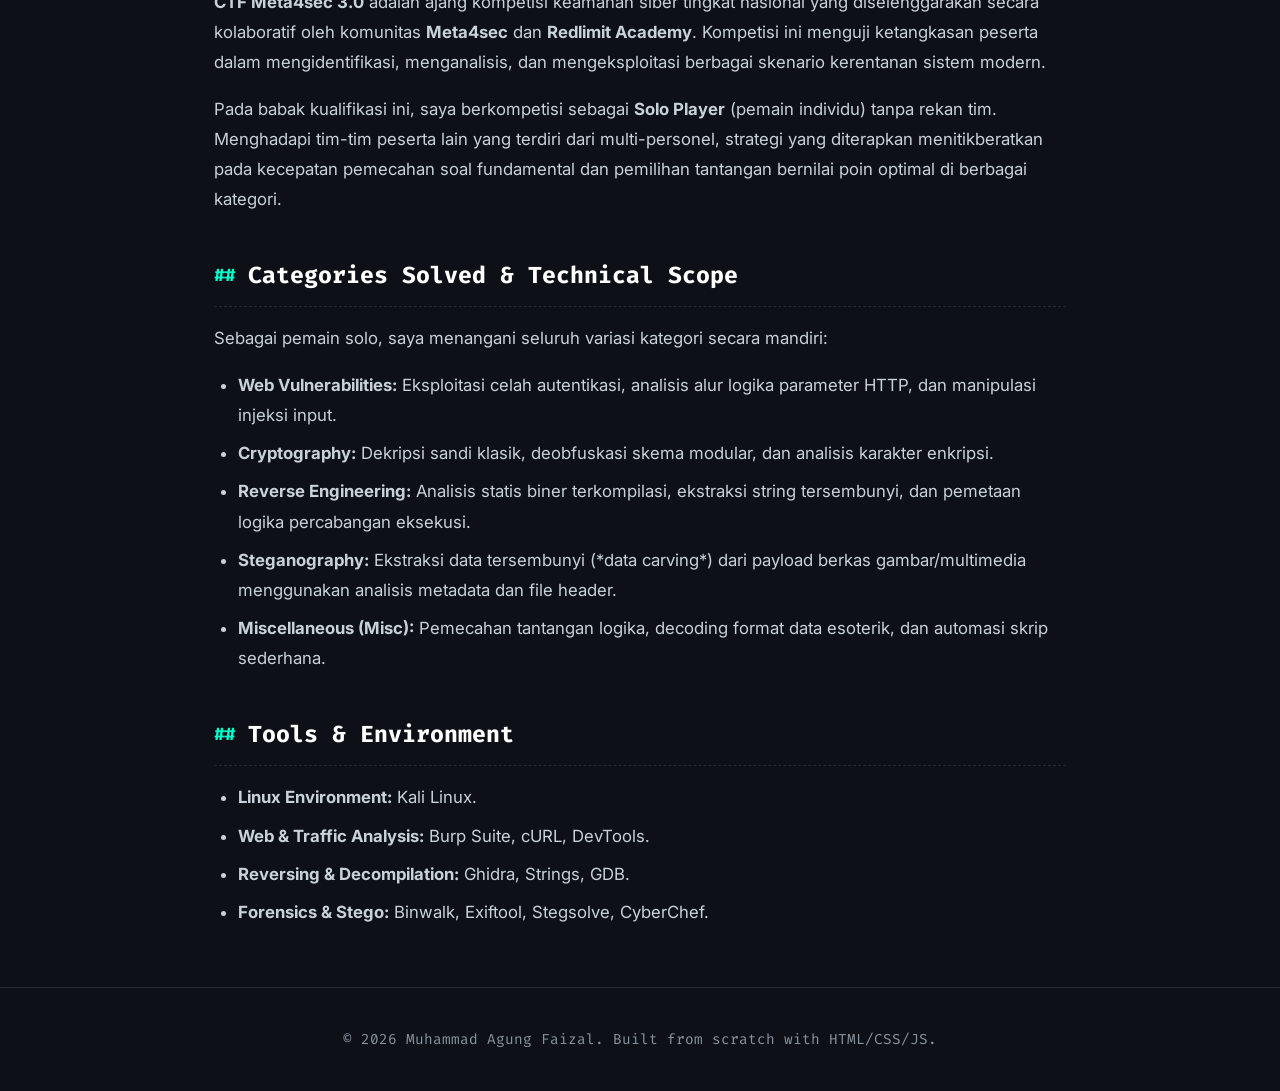
<file: meta4sec.html>
<!DOCTYPE html>
<html lang="id">
<head>
    <meta charset="UTF-8">
    <meta name="viewport" content="width=device-width, initial-scale=1.0">
    <title>CTF Meta4sec 3.0 | Solo Player Performance | Muhammad Agung Faizal</title>
    <link rel="stylesheet" href="style.css">
    <link href="https://fonts.googleapis.com/css2?family=Fira+Code:wght@400;500;600&family=Inter:wght@300;400;600;700;800&display=swap" rel="stylesheet">
    <style>
        .article-container {
            max-width: 900px;
            margin: 100px auto 60px;
            padding: 0 24px;
        }

        .back-nav {
            margin-bottom: 30px;
        }

        .back-link {
            font-family: 'Fira Code', monospace;
            color: var(--primary-color);
            text-decoration: none;
            font-size: 0.95rem;
            display: inline-flex;
            align-items: center;
            gap: 8px;
            transition: transform 0.2s ease, color 0.2s ease;
        }

        .back-link:hover {
            transform: translateX(-5px);
            color: #ffffff;
        }

        .article-header {
            margin-bottom: 40px;
            border-bottom: 1px solid var(--border-color);
            padding-bottom: 30px;
        }

        .article-tag {
            display: inline-block;
            font-family: 'Fira Code', monospace;
            font-size: 0.8rem;
            color: var(--primary-color);
            background: rgba(0, 255, 204, 0.08);
            border: 1px solid rgba(0, 255, 204, 0.25);
            padding: 4px 12px;
            border-radius: 4px;
            margin-bottom: 16px;
        }

        .article-title {
            font-size: clamp(1.8rem, 4vw, 2.5rem);
            color: #ffffff;
            line-height: 1.3;
            margin-bottom: 20px;
            font-family: 'Inter', sans-serif;
            font-weight: 800;
        }

        .meta-grid {
            display: grid;
            grid-template-columns: repeat(auto-fit, minmax(190px, 1fr));
            gap: 16px;
            background: var(--surface-color);
            padding: 18px 20px;
            border-radius: 8px;
            border: 1px solid var(--border-color);
            font-family: 'Fira Code', monospace;
            font-size: 0.85rem;
        }

        .meta-item .meta-label {
            color: var(--text-muted);
            font-size: 0.75rem;
            text-transform: uppercase;
            letter-spacing: 0.5px;
            margin-bottom: 4px;
        }

        .meta-item .meta-value {
            color: #ffffff;
            font-weight: 500;
        }

        .meta-item .meta-value.highlight {
            color: var(--primary-color);
        }

        .article-content {
            font-size: 1.05rem;
            line-height: 1.8;
            color: var(--text-main);
        }

        .article-content h2 {
            font-size: 1.45rem;
            color: #ffffff;
            margin: 40px 0 16px;
            display: flex;
            align-items: center;
            gap: 12px;
            border-bottom: 1px dashed rgba(255, 255, 255, 0.1);
            padding-bottom: 10px;
        }

        .article-content h2::before {
            content: "##";
            color: var(--primary-color);
            font-size: 1.1rem;
        }

        .article-content p {
            margin-bottom: 16px;
        }

        .article-content ul {
            margin: 0 0 20px 24px;
            color: var(--text-main);
        }

        .article-content li {
            margin-bottom: 8px;
        }

        .cert-card {
            background: var(--surface-color);
            border: 1px solid var(--border-color);
            border-radius: 8px;
            padding: 24px;
            margin: 25px 0;
            text-align: center;
        }

        .cert-img {
            width: 100%;
            height: auto;
            border-radius: 6px;
            border: 1px solid rgba(0, 255, 204, 0.2);
            box-shadow: 0 4px 20px rgba(0, 0, 0, 0.5);
            transition: transform 0.3s ease, box-shadow 0.3s ease;
        }

        .cert-img:hover {
            transform: scale(1.01);
            box-shadow: 0 8px 30px rgba(0, 255, 204, 0.15);
        }

        .stat-grid {
            display: grid;
            grid-template-columns: repeat(auto-fit, minmax(200px, 1fr));
            gap: 16px;
            margin: 25px 0 35px;
        }

        .stat-box {
            background: #06090e;
            border: 1px solid var(--border-color);
            border-radius: 8px;
            padding: 20px;
            text-align: center;
        }

        .stat-number {
            font-family: 'Fira Code', monospace;
            font-size: 1.8rem;
            color: var(--primary-color);
            font-weight: 700;
            margin-bottom: 6px;
        }

        .stat-desc {
            font-size: 0.85rem;
            color: var(--text-muted);
            text-transform: uppercase;
            letter-spacing: 0.5px;
        }

        .badge-cat {
            font-family: 'Fira Code', monospace;
            font-size: 0.75rem;
            padding: 3px 8px;
            border-radius: 4px;
            background: rgba(0, 255, 204, 0.12);
            color: var(--primary-color);
            border: 1px solid rgba(0, 255, 204, 0.3);
            text-transform: uppercase;
        }

        @media (max-width: 768px) {
            .article-container {
                margin-top: 80px;
                padding: 0 16px;
            }
        }
    </style>
</head>
<body>
    <nav id="navbar">
        <div class="nav-content">
            <a href="index.html" class="logo" style="text-decoration: none;">&gt;_ MyPorto.</a>
            <ul class="nav-links">
                <li><a href="index.html#home">Home</a></li>
                <li><a href="index.html#about">About</a></li>
                <li><a href="index.html#experience">Experience</a></li>
                <li><a href="index.html#projects">Projects</a></li>
                <li><a href="index.html#contact">Contact</a></li>
            </ul>
        </div>
    </nav>

    <main class="article-container">
        <div class="back-nav">
            <a href="index.html#projects" class="back-link">&larr; Back to Portfolio</a>
        </div>

        <header class="article-header">
            <span class="article-tag">National CTF &bull; Solo Competitor</span>
            <h1 class="article-title">CTF Meta4sec 3.0: Top 50 Standing as a Solo Player</h1>
            
            <div class="meta-grid">
                <div class="meta-item">
                    <div class="meta-label">Event</div>
                    <div class="meta-value">CTF Meta4sec 3.0</div>
                </div>
                <div class="meta-item">
                    <div class="meta-label">Organizer</div>
                    <div class="meta-value">Meta4sec & Redlimit</div>
                </div>
                <div class="meta-item">
                    <div class="meta-label">Performance</div>
                    <div class="meta-value highlight">Top 50 / 125 Teams</div>
                </div>
                <div class="meta-item">
                    <div class="meta-label">Participant Type</div>
                    <div class="meta-value highlight">Solo Player</div>
                </div>
            </div>
        </header>

        <article class="article-content">
            <div class="stat-grid">
                <div class="stat-box">
                    <div class="stat-number">125</div>
                    <div class="stat-desc">Registered Teams</div>
                </div>
                <div class="stat-box">
                    <div class="stat-number">Top 50</div>
                    <div class="stat-desc">Final Qualifier Rank</div>
                </div>
                <div class="stat-box">
                    <div class="stat-number">100% Solo</div>
                    <div class="stat-desc">Individual Execution</div>
                </div>
            </div>

            <h2>Official Certificate & Credential Verification</h2>
            <p>
                Sertifikat verifikasi resmi kepesertaan dalam kompetisi <strong>CTF Meta4sec 3.0</strong> yang diselenggarakan oleh Meta4sec dan Redlimit Academy:
            </p>

            <div class="cert-card">
                <!-- Simpan foto sertifikat di images/meta4sec.jpg -->
                <img src="asset/meta4sec.jpg" alt="Sertifikat CTF Meta4sec 3.0 - Muhammad Agung Faizal" class="cert-img" onerror="this.src='https://via.placeholder.com/850x550/161b22/00ffcc?text=Tempat+Sertifikat+Meta4Sec+(images/meta4sec.jpg)'">
                <p style="margin-top: 15px; font-family: 'Fira Code', monospace; font-size: 0.85rem; color: var(--text-muted);">
                    Credential ID: <span style="color: var(--primary-color);">01/COC3.0/AK/08/15</span> &bull; Issued: 28 Agustus 2026
                </p>
            </div>

            <h2>Competition Overview</h2>
            <p>
                <strong>CTF Meta4sec 3.0</strong> adalah ajang kompetisi keamanan siber tingkat nasional yang diselenggarakan secara kolaboratif oleh komunitas <strong>Meta4sec</strong> dan <strong>Redlimit Academy</strong>. Kompetisi ini menguji ketangkasan peserta dalam mengidentifikasi, menganalisis, dan mengeksploitasi berbagai skenario kerentanan sistem modern.
            </p>
            <p>
                Pada babak kualifikasi ini, saya berkompetisi sebagai <strong>Solo Player</strong> (pemain individu) tanpa rekan tim. Menghadapi tim-tim peserta lain yang terdiri dari multi-personel, strategi yang diterapkan menitikberatkan pada kecepatan pemecahan soal fundamental dan pemilihan tantangan bernilai poin optimal di berbagai kategori.
            </p>

            <h2>Categories Solved & Technical Scope</h2>
            <p>
                Sebagai pemain solo, saya menangani seluruh variasi kategori secara mandiri:
            </p>
            <ul>
                <li>
                    <strong>Web Vulnerabilities:</strong> Eksploitasi celah autentikasi, analisis alur logika parameter HTTP, dan manipulasi injeksi input.
                </li>
                <li>
                    <strong>Cryptography:</strong> Dekripsi sandi klasik, deobfuskasi skema modular, dan analisis karakter enkripsi.
                </li>
                <li>
                    <strong>Reverse Engineering:</strong> Analisis statis biner terkompilasi, ekstraksi string tersembunyi, dan pemetaan logika percabangan eksekusi.
                </li>
                <li>
                    <strong>Steganography:</strong> Ekstraksi data tersembunyi (*data carving*) dari payload berkas gambar/multimedia menggunakan analisis metadata dan file header.
                </li>
                <li>
                    <strong>Miscellaneous (Misc):</strong> Pemecahan tantangan logika, decoding format data esoterik, dan automasi skrip sederhana.
                </li>
            </ul>

            <h2>Tools & Environment</h2>
            <ul>
                <li><strong>Linux Environment:</strong> Kali Linux.</li>
                <li><strong>Web & Traffic Analysis:</strong> Burp Suite, cURL, DevTools.</li>
                <li><strong>Reversing & Decompilation:</strong> Ghidra, Strings, GDB.</li>
                <li><strong>Forensics & Stego:</strong> Binwalk, Exiftool, Stegsolve, CyberChef.</li>
            </ul>
        </article>
    </main>

    <footer>
        <p>&copy; 2026 Muhammad Agung Faizal. Built from scratch with HTML/CSS/JS.</p>
    </footer>

    <script src="script.js"></script>
</body>
</html>
</file>
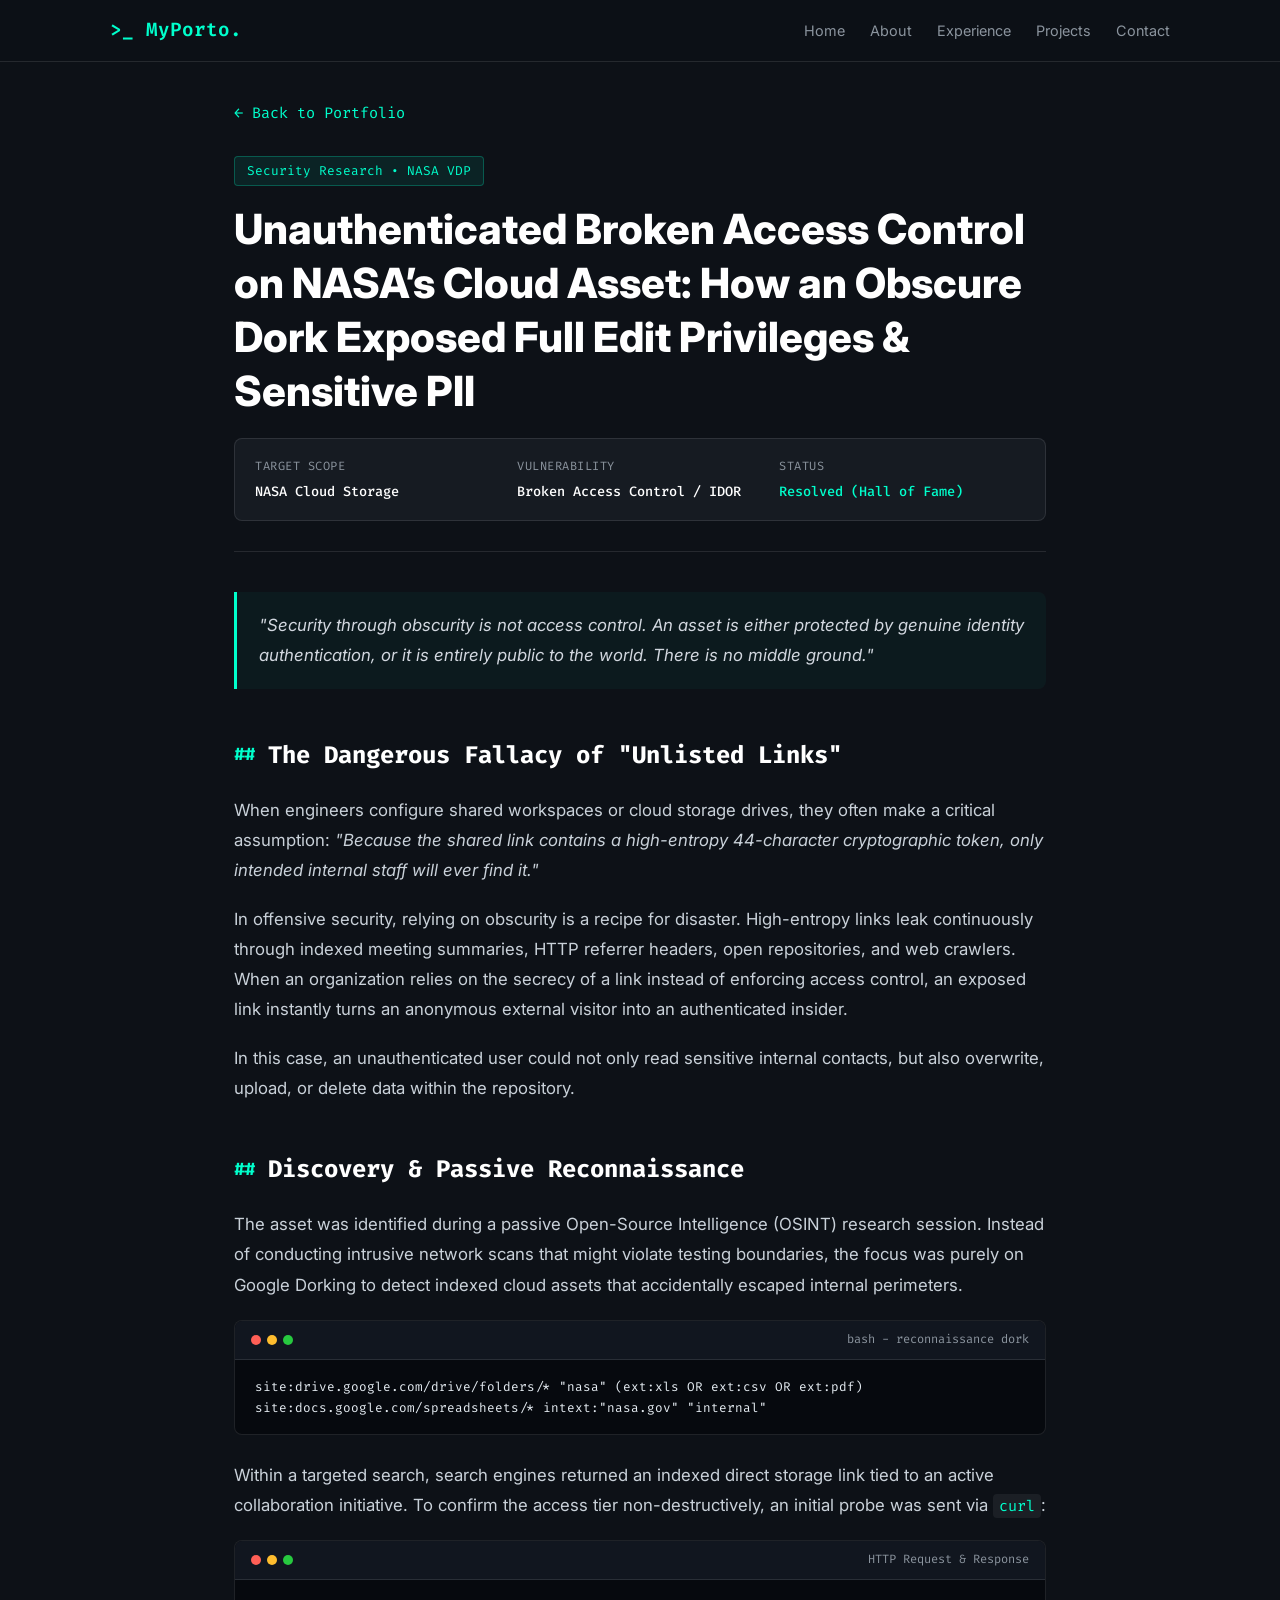
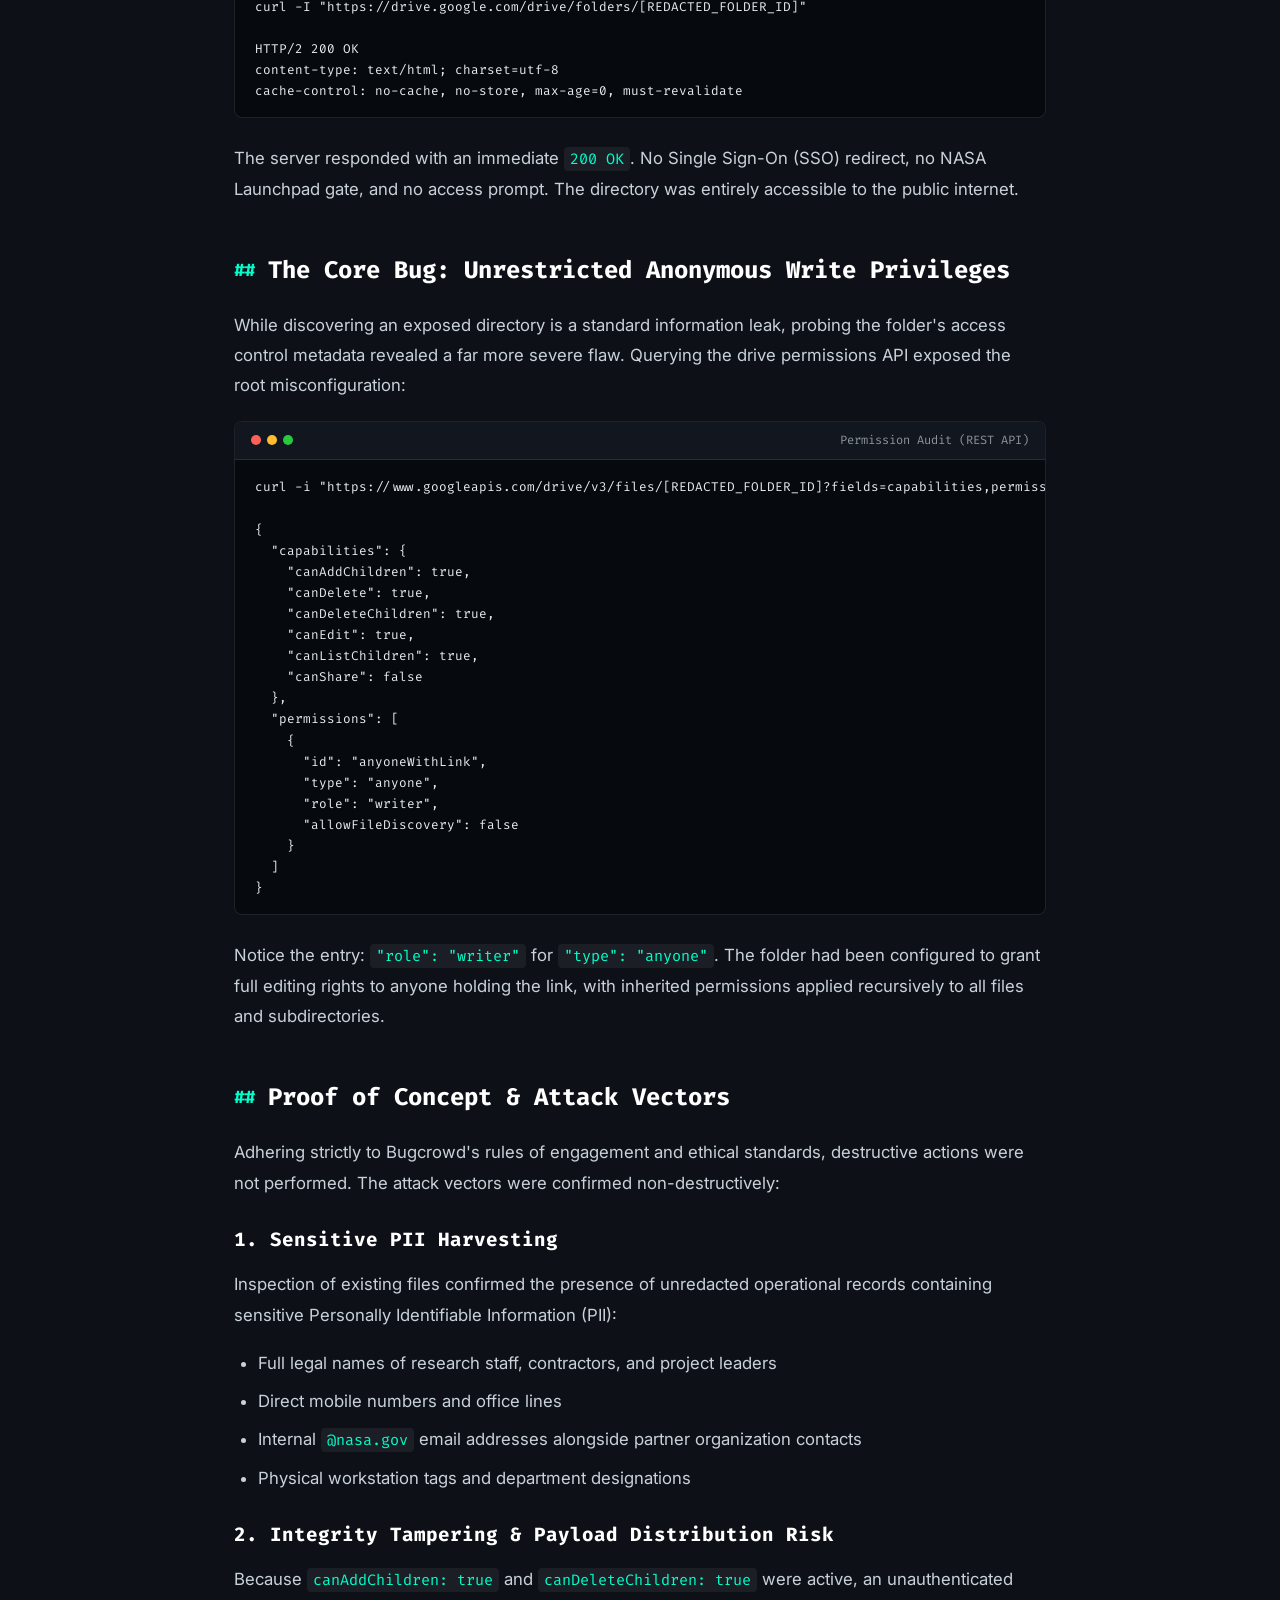
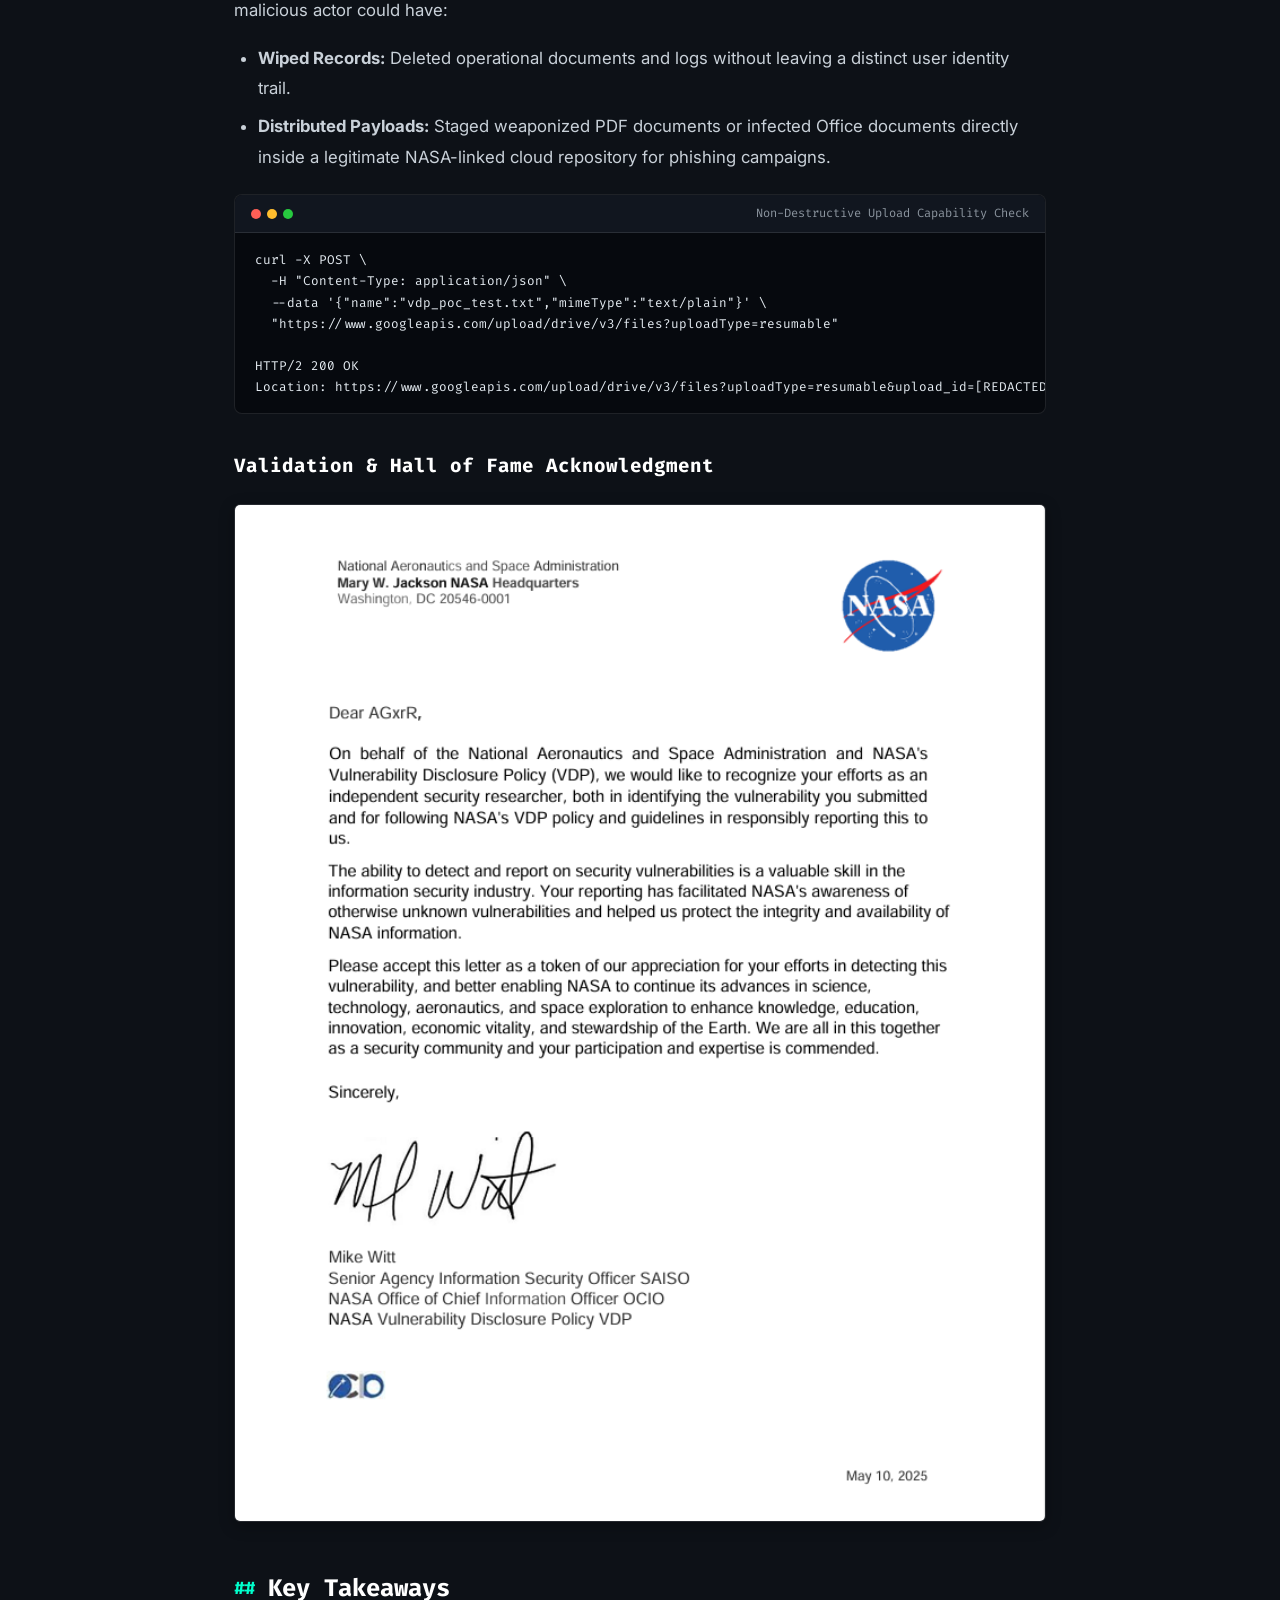
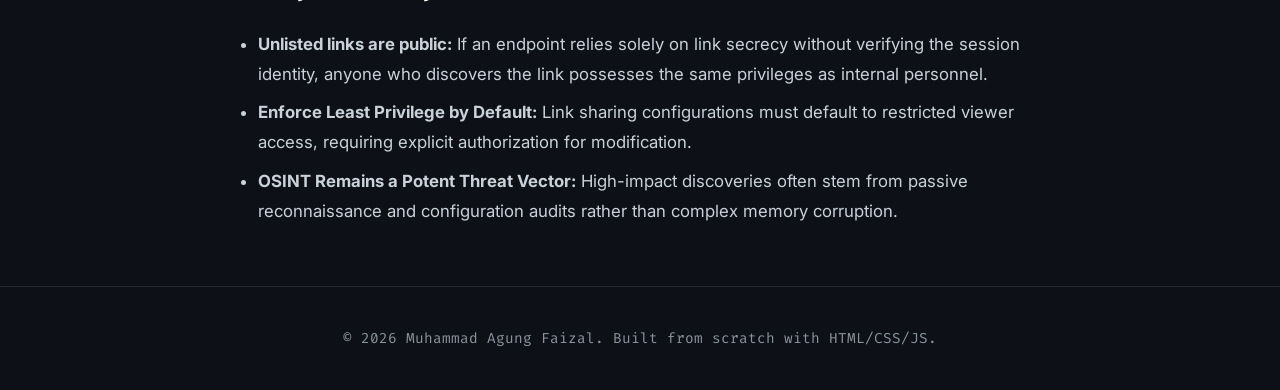
<file: nasa-vdp-writeup.html>
<!DOCTYPE html>
<html lang="id">
<head>
    <meta charset="UTF-8">
    <meta name="viewport" content="width=device-width, initial-scale=1.0">
    <title>Case Study: NASA VDP Broken Access Control | Muhammad Agung Faizal</title>
    <link rel="stylesheet" href="style.css">
    <link href="https://fonts.googleapis.com/css2?family=Fira+Code:wght@400;500;600&family=Inter:wght@300;400;600;700;800&display=swap" rel="stylesheet">
    <style>
        /* Styling khusus halaman Write-up / Case Study */
        .article-container {
            max-width: 860px;
            margin: 100px auto 60px;
            padding: 0 24px;
        }

        .back-nav {
            margin-bottom: 30px;
        }

        .back-link {
            font-family: 'Fira Code', monospace;
            color: var(--primary-color);
            text-decoration: none;
            font-size: 0.95rem;
            display: inline-flex;
            align-items: center;
            gap: 8px;
            transition: transform 0.2s ease, color 0.2s ease;
        }

        .back-link:hover {
            transform: translateX(-5px);
            color: #ffffff;
        }

        .article-header {
            margin-bottom: 40px;
            border-bottom: 1px solid var(--border-color);
            padding-bottom: 30px;
        }

        .article-tag {
            display: inline-block;
            font-family: 'Fira Code', monospace;
            font-size: 0.8rem;
            color: var(--primary-color);
            background: rgba(0, 255, 204, 0.08);
            border: 1px solid rgba(0, 255, 204, 0.25);
            padding: 4px 12px;
            border-radius: 4px;
            margin-bottom: 16px;
        }

        .article-title {
            font-size: clamp(1.8rem, 4vw, 2.6rem);
            color: #ffffff;
            line-height: 1.3;
            margin-bottom: 20px;
            font-family: 'Inter', sans-serif;
            font-weight: 800;
        }

        .meta-grid {
            display: grid;
            grid-template-columns: repeat(auto-fit, minmax(180px, 1fr));
            gap: 16px;
            background: var(--surface-color);
            padding: 18px 20px;
            border-radius: 8px;
            border: 1px solid var(--border-color);
            font-family: 'Fira Code', monospace;
            font-size: 0.85rem;
        }

        .meta-item .meta-label {
            color: var(--text-muted);
            font-size: 0.75rem;
            text-transform: uppercase;
            letter-spacing: 0.5px;
            margin-bottom: 4px;
        }

        .meta-item .meta-value {
            color: #ffffff;
            font-weight: 500;
        }

        .meta-item .meta-value.highlight {
            color: var(--primary-color);
        }

        /* Konten Artikel */
        .article-content {
            font-size: 1.05rem;
            line-height: 1.8;
            color: var(--text-main);
        }

        .article-content h2 {
            font-size: 1.5rem;
            color: #ffffff;
            margin: 45px 0 18px;
            display: flex;
            align-items: center;
            gap: 12px;
        }

        .article-content h2::before {
            content: "##";
            color: var(--primary-color);
            font-size: 1.1rem;
        }

        .article-content h3 {
            font-size: 1.2rem;
            color: #ffffff;
            margin: 25px 0 12px;
        }

        .article-content p {
            margin-bottom: 18px;
        }

        .article-content ul, .article-content ol {
            margin: 0 0 22px 24px;
            color: var(--text-main);
        }

        .article-content li {
            margin-bottom: 8px;
        }

        /* Terminal / Code Box */
        .code-block {
            background: #06090e;
            border: 1px solid var(--border-color);
            border-radius: 8px;
            margin: 20px 0 25px;
            overflow: hidden;
        }

        .code-header {
            background: #11161f;
            padding: 8px 16px;
            display: flex;
            align-items: center;
            justify-content: space-between;
            font-family: 'Fira Code', monospace;
            font-size: 0.75rem;
            color: var(--text-muted);
            border-bottom: 1px solid var(--border-color);
        }

        .terminal-dots {
            display: flex;
            gap: 6px;
        }

        .terminal-dot {
            width: 10px;
            height: 10px;
            border-radius: 50%;
            background: #30363d;
        }

        .terminal-dot.red { background: #ff5f56; }
        .terminal-dot.yellow { background: #ffbd2e; }
        .terminal-dot.green { background: #27c93f; }

        pre {
            padding: 16px 20px;
            overflow-x: auto;
            font-family: 'Fira Code', monospace;
            font-size: 0.88rem;
            line-height: 1.5;
            color: #e6edf3;
        }

        code {
            font-family: 'Fira Code', monospace;
            background: rgba(255, 255, 255, 0.06);
            padding: 2px 6px;
            border-radius: 4px;
            color: var(--primary-color);
            font-size: 0.9em;
        }

        pre code {
            background: transparent;
            padding: 0;
            color: inherit;
        }

        /* Callout / Quote Box */
        .callout {
            border-left: 3px solid var(--primary-color);
            background: rgba(0, 255, 204, 0.04);
            padding: 18px 22px;
            border-radius: 0 8px 8px 0;
            margin: 24px 0;
            font-style: italic;
            color: #d2d7df;
        }

        /* Timeline Box */
        .timeline-list {
            list-style: none;
            padding-left: 0;
            margin: 20px 0;
        }

        .timeline-list li {
            position: relative;
            padding-left: 28px;
            margin-bottom: 16px;
        }

        .timeline-list li::before {
            content: "";
            position: absolute;
            left: 6px;
            top: 8px;
            width: 8px;
            height: 8px;
            background: var(--primary-color);
            border-radius: 50%;
            box-shadow: 0 0 8px var(--primary-glow);
        }

        .timeline-date {
            font-family: 'Fira Code', monospace;
            color: var(--primary-color);
            font-size: 0.85rem;
            font-weight: 600;
        }

        /* Responsive */
        @media (max-width: 768px) {
            .article-container {
                margin-top: 80px;
                padding: 0 16px;
            }
            .meta-grid {
                grid-template-columns: 1fr 1fr;
            }
        }
    </style>
</head>
<body>
    <nav id="navbar">
        <div class="nav-content">
            <a href="index.html" class="logo" style="text-decoration: none;">&gt;_ MyPorto.</a>
            <ul class="nav-links">
                <li><a href="index.html#home">Home</a></li>
                <li><a href="index.html#about">About</a></li>
                <li><a href="index.html#experience">Experience</a></li>
                <li><a href="index.html#projects">Projects</a></li>
                <li><a href="index.html#contact">Contact</a></li>
            </ul>
        </div>
    </nav>

    <main class="article-container">
        <!-- Back Button -->
        <div class="back-nav">
            <a href="index.html#projects" class="back-link">&larr; Back to Portfolio</a>
        </div>

        <!-- Article Header -->
        <header class="article-header">
            <span class="article-tag">Security Research &bull; NASA VDP</span>
            <h1 class="article-title">Unauthenticated Broken Access Control on NASA’s Cloud Asset: How an Obscure Dork Exposed Full Edit Privileges & Sensitive PII</h1>
            
            <div class="meta-grid">
                <div class="meta-item">
                    <div class="meta-label">Target Scope</div>
                    <div class="meta-value">NASA Cloud Storage</div>
                </div>
                <div class="meta-item">
                    <div class="meta-label">Vulnerability</div>
                    <div class="meta-value">Broken Access Control / IDOR</div>
                </div>
                <div class="meta-item">
                    <div class="meta-label">Status</div>
                    <div class="meta-value highlight">Resolved (Hall of Fame)</div>
                </div>
            </div>
        </header>

        <!-- Article Body -->
        <article class="article-content">
            <div class="callout">
                "Security through obscurity is not access control. An asset is either protected by genuine identity authentication, or it is entirely public to the world. There is no middle ground."
            </div>

            <h2>The Dangerous Fallacy of "Unlisted Links"</h2>
            <p>
                When engineers configure shared workspaces or cloud storage drives, they often make a critical assumption: 
                <em>"Because the shared link contains a high-entropy 44-character cryptographic token, only intended internal staff will ever find it."</em>
            </p>
            <p>
                In offensive security, relying on obscurity is a recipe for disaster. High-entropy links leak continuously through indexed meeting summaries, HTTP referrer headers, open repositories, and web crawlers. When an organization relies on the secrecy of a link instead of enforcing access control, an exposed link instantly turns an anonymous external visitor into an authenticated insider.
            </p>
            <p>
                In this case, an unauthenticated user could not only read sensitive internal contacts, but also overwrite, upload, or delete data within the repository.
            </p>

            <h2>Discovery & Passive Reconnaissance</h2>
            <p>
                The asset was identified during a passive Open-Source Intelligence (OSINT) research session. Instead of conducting intrusive network scans that might violate testing boundaries, the focus was purely on Google Dorking to detect indexed cloud assets that accidentally escaped internal perimeters.
            </p>

            <div class="code-block">
                <div class="code-header">
                    <div class="terminal-dots">
                        <span class="terminal-dot red"></span>
                        <span class="terminal-dot yellow"></span>
                        <span class="terminal-dot green"></span>
                    </div>
                    <span>bash - reconnaissance dork</span>
                </div>
                <pre><code>site:drive.google.com/drive/folders/* "nasa" (ext:xls OR ext:csv OR ext:pdf)
site:docs.google.com/spreadsheets/* intext:"nasa.gov" "internal"</code></pre>
            </div>

            <p>
                Within a targeted search, search engines returned an indexed direct storage link tied to an active collaboration initiative. To confirm the access tier non-destructively, an initial probe was sent via <code>curl</code>:
            </p>

            <div class="code-block">
                <div class="code-header">
                    <div class="terminal-dots">
                        <span class="terminal-dot red"></span>
                        <span class="terminal-dot yellow"></span>
                        <span class="terminal-dot green"></span>
                    </div>
                    <span>HTTP Request & Response</span>
                </div>
                <pre><code>curl -I "https://drive.google.com/drive/folders/[REDACTED_FOLDER_ID]"

HTTP/2 200 OK
content-type: text/html; charset=utf-8
cache-control: no-cache, no-store, max-age=0, must-revalidate</code></pre>
            </div>

            <p>
                The server responded with an immediate <code>200 OK</code>. No Single Sign-On (SSO) redirect, no NASA Launchpad gate, and no access prompt. The directory was entirely accessible to the public internet.
            </p>

            <h2>The Core Bug: Unrestricted Anonymous Write Privileges</h2>
            <p>
                While discovering an exposed directory is a standard information leak, probing the folder's access control metadata revealed a far more severe flaw. Querying the drive permissions API exposed the root misconfiguration:
            </p>

            <div class="code-block">
                <div class="code-header">
                    <div class="terminal-dots">
                        <span class="terminal-dot red"></span>
                        <span class="terminal-dot yellow"></span>
                        <span class="terminal-dot green"></span>
                    </div>
                    <span>Permission Audit (REST API)</span>
                </div>
                <pre><code>curl -i "https://www.googleapis.com/drive/v3/files/[REDACTED_FOLDER_ID]?fields=capabilities,permissions"

{
  "capabilities": {
    "canAddChildren": true,
    "canDelete": true,
    "canDeleteChildren": true,
    "canEdit": true,
    "canListChildren": true,
    "canShare": false
  },
  "permissions": [
    {
      "id": "anyoneWithLink",
      "type": "anyone",
      "role": "writer",
      "allowFileDiscovery": false
    }
  ]
}</code></pre>
            </div>

            <p>
                Notice the entry: <code>"role": "writer"</code> for <code>"type": "anyone"</code>. The folder had been configured to grant full editing rights to anyone holding the link, with inherited permissions applied recursively to all files and subdirectories.
            </p>

            <h2>Proof of Concept & Attack Vectors</h2>
            <p>
                Adhering strictly to Bugcrowd's rules of engagement and ethical standards, destructive actions were not performed. The attack vectors were confirmed non-destructively:
            </p>

            <h3>1. Sensitive PII Harvesting</h3>
            <p>
                Inspection of existing files confirmed the presence of unredacted operational records containing sensitive Personally Identifiable Information (PII):
            </p>
            <ul>
                <li>Full legal names of research staff, contractors, and project leaders</li>
                <li>Direct mobile numbers and office lines</li>
                <li>Internal <code>@nasa.gov</code> email addresses alongside partner organization contacts</li>
                <li>Physical workstation tags and department designations</li>
            </ul>

            <h3>2. Integrity Tampering & Payload Distribution Risk</h3>
            <p>
                Because <code>canAddChildren: true</code> and <code>canDeleteChildren: true</code> were active, an unauthenticated malicious actor could have:
            </p>
            <ul>
                <li><strong>Wiped Records:</strong> Deleted operational documents and logs without leaving a distinct user identity trail.</li>
                <li><strong>Distributed Payloads:</strong> Staged weaponized PDF documents or infected Office documents directly inside a legitimate NASA-linked cloud repository for phishing campaigns.</li>
            </ul>

            <div class="code-block">
                <div class="code-header">
                    <div class="terminal-dots">
                        <span class="terminal-dot red"></span>
                        <span class="terminal-dot yellow"></span>
                        <span class="terminal-dot green"></span>
                    </div>
                    <span>Non-Destructive Upload Capability Check</span>
                </div>
                <pre><code>curl -X POST \
  -H "Content-Type: application/json" \
  --data '{"name":"vdp_poc_test.txt","mimeType":"text/plain"}' \
  "https://www.googleapis.com/upload/drive/v3/files?uploadType=resumable"

HTTP/2 200 OK
Location: https://www.googleapis.com/upload/drive/v3/files?uploadType=resumable&upload_id=[REDACTED]</code></pre>
            </div>

            <!-- Bukti Sertifikat / Hall of Fame -->
            <div style="margin-top: 35px;">
                <h3>Validation & Hall of Fame Acknowledgment</h3>
                <img src="asset/nasa-vdp.png" alt="NASA VDP Hall of Fame Acknowledgment" class="timeline-img" onerror="this.style.display='none'">
            </div>

            <h2>Key Takeaways</h2>
            <ul>
                <li><strong>Unlisted links are public:</strong> If an endpoint relies solely on link secrecy without verifying the session identity, anyone who discovers the link possesses the same privileges as internal personnel.</li>
                <li><strong>Enforce Least Privilege by Default:</strong> Link sharing configurations must default to restricted viewer access, requiring explicit authorization for modification.</li>
                <li><strong>OSINT Remains a Potent Threat Vector:</strong> High-impact discoveries often stem from passive reconnaissance and configuration audits rather than complex memory corruption.</li>
            </ul>
        </article>
    </main>

    <footer>
        <p>&copy; 2026 Muhammad Agung Faizal. Built from scratch with HTML/CSS/JS.</p>
    </footer>

    <script src="script.js"></script>
</body>
</html>
</file>
<file: style.css>
:root {
    --bg-color: #0d1117;
    --surface-color: #161b22;
    --primary-color: #00ffcc; /* Cyber green/cyan */
    --primary-glow: rgba(0, 255, 204, 0.3);
    --text-main: #c9d1d9;
    --text-muted: #8b949e;
    --border-color: rgba(255, 255, 255, 0.1);
}

* {
    margin: 0;
    padding: 0;
    box-sizing: border-box;
}

html {
    scroll-behavior: smooth;
}

body {
    font-family: 'Inter', sans-serif;
    background-color: var(--bg-color);
    color: var(--text-main);
    line-height: 1.6;
    overflow-x: hidden;
}

h1, h2, h3, .logo, .tech {
    font-family: 'Fira Code', monospace;
}

/* Navbar */
nav {
    position: fixed;
    top: 0;
    width: 100%;
    background: rgba(13, 17, 23, 0.8);
    backdrop-filter: blur(12px);
    border-bottom: 1px solid var(--border-color);
    z-index: 1000;
    padding: 15px 0;
    transition: all 0.3s ease;
}

.nav-content {
    max-width: 1100px;
    margin: 0 auto;
    display: flex;
    justify-content: space-between;
    align-items: center;
    padding: 0 20px;
}

.logo {
    font-size: 1.2rem;
    color: var(--primary-color);
    font-weight: 600;
}

.nav-links {
    list-style: none;
    display: flex;
    gap: 25px;
}

.nav-links a {
    color: var(--text-muted);
    text-decoration: none;
    font-size: 0.9rem;
    transition: color 0.3s;
}

.nav-links a:hover {
    color: var(--primary-color);
}

/* Hero Section */
.hero {
    height: 100vh;
    display: flex;
    align-items: center;
    justify-content: center;
    text-align: center;
    padding: 0 20px;
    position: relative;
    background: radial-gradient(circle at center, rgba(0,255,204,0.05) 0%, var(--bg-color) 60%);
}

.hero-content {
    max-width: 800px;
}

.greeting {
    color: var(--primary-color);
    font-family: 'Fira Code', monospace;
    margin-bottom: 15px;
}

.hero h1 {
    font-size: clamp(2rem, 5vw, 4rem);
    color: #ffffff;
    margin-bottom: 15px;
}

.typewriter-container {
    font-size: clamp(1rem, 2.5vw, 1.5rem);
    color: var(--text-muted);
    margin-bottom: 30px;
    min-height: 40px;
}

.cursor {
    color: var(--primary-color);
    animation: blink 1s step-end infinite;
}

.summary {
    margin-bottom: 40px;
    color: var(--text-muted);
    font-size: 1.1rem;
}

.btn {
    display: inline-block;
    padding: 12px 28px;
    border-radius: 4px;
    text-decoration: none;
    font-weight: 600;
    transition: all 0.3s;
    font-family: 'Fira Code', monospace;
    font-size: 0.9rem;
}

.btn.primary {
    background-color: transparent;
    color: var(--primary-color);
    border: 1px solid var(--primary-color);
    box-shadow: 0 0 10px var(--primary-glow);
    margin-right: 15px;
}

.btn.primary:hover {
    background-color: var(--primary-color);
    color: var(--bg-color);
    box-shadow: 0 0 25px var(--primary-glow);
}

.btn.secondary {
    background-color: var(--surface-color);
    color: var(--text-main);
    border: 1px solid var(--border-color);
}

.btn.secondary:hover {
    border-color: var(--text-muted);
}

/* Base Layout for Sections */
.section {
    padding: 120px 20px;
}

.container {
    max-width: 1100px;
    margin: 0 auto;
}

.section-title {
    font-size: 2rem;
    color: #ffffff;
    margin-bottom: 50px;
    display: flex;
    align-items: center;
}

.section-title::after {
    content: "";
    height: 1px;
    flex-grow: 1;
    background: var(--border-color);
    margin-left: 20px;
}

/* About Section */
.about-grid {
    display: grid;
    grid-template-columns: 1.2fr 0.8fr;
    gap: 60px;
}

.about-text p {
    font-size: 1.05rem;
}

.skills h3 {
    margin-bottom: 20px;
    color: #ffffff;
}

.skill-tags {
    display: flex;
    flex-wrap: wrap;
    gap: 12px;
}

.skill-tags span {
    background: rgba(0, 255, 204, 0.05);
    color: var(--primary-color);
    padding: 6px 14px;
    border-radius: 4px;
    font-size: 0.85rem;
    border: 1px solid rgba(0, 255, 204, 0.2);
    font-family: 'Fira Code', monospace;
    transition: all 0.3s ease;
}

.skill-tags span:hover {
    background: rgba(0, 255, 204, 0.15);
    transform: translateY(-2px);
}

/* Timeline / Experience */
.timeline {
    position: relative;
    max-width: 900px;
}

.timeline::before {
    content: '';
    position: absolute;
    width: 2px;
    background: var(--border-color);
    top: 0;
    bottom: 0;
    left: 20px;
}

.timeline-item {
    position: relative;
    margin-bottom: 40px;
    padding-left: 65px;
}

.timeline-dot {
    position: absolute;
    width: 16px;
    height: 16px;
    background: var(--bg-color);
    border: 2px solid var(--primary-color);
    border-radius: 50%;
    left: 13px;
    top: 5px;
    box-shadow: 0 0 10px var(--primary-glow);
    z-index: 2;
    transition: all 0.3s ease;
}

.timeline-item:hover .timeline-dot {
    background: var(--primary-color);
}

.timeline-content {
    background: var(--surface-color);
    padding: 25px;
    border-radius: 8px;
    border: 1px solid var(--border-color);
    transition: transform 0.3s, border-color 0.3s;
}

.timeline-content:hover {
    transform: translateX(5px);
    border-color: rgba(0, 255, 204, 0.3);
}

.timeline-content h3 {
    color: #ffffff;
    font-size: 1.25rem;
    margin-bottom: 8px;
}

.timeline-content .date {
    font-size: 0.85rem;
    color: var(--primary-color);
    margin-bottom: 15px;
    display: inline-block;
}

/* Projects Cards */
.cards-grid {
    display: grid;
    grid-template-columns: repeat(auto-fit, minmax(320px, 1fr));
    gap: 30px;
}

.card {
    background: var(--surface-color);
    border: 1px solid var(--border-color);
    border-radius: 8px;
    transition: all 0.3s ease;
    display: flex;
    flex-direction: column;
}

.card:hover {
    transform: translateY(-8px);
    border-color: var(--primary-color);
    box-shadow: 0 10px 30px rgba(0, 255, 204, 0.05);
}

.card-content {
    padding: 30px;
    display: flex;
    flex-direction: column;
    height: 100%;
}

.card h3 {
    font-size: 1.3rem;
    color: #ffffff;
    margin-bottom: 10px;
}

.card .tech {
    font-size: 0.85rem;
    color: var(--primary-color);
    margin-bottom: 15px;
}

.card p {
    color: var(--text-muted);
    font-size: 0.95rem;
    margin-bottom: 25px;
    flex-grow: 1;
}

.card-link {
    color: var(--text-main);
    text-decoration: none;
    font-size: 0.9rem;
    font-weight: 600;
    display: inline-flex;
    align-items: center;
    transition: color 0.3s;
    font-family: 'Fira Code', monospace;
}

.card-link:hover {
    color: var(--primary-color);
}

/* Contact */
.contact-box {
    max-width: 600px;
    margin: 0 auto;
    text-align: center;
    background: var(--surface-color);
    padding: 50px 30px;
    border-radius: 8px;
    border: 1px solid var(--border-color);
}

.contact-links {
    display: flex;
    justify-content: center;
    gap: 20px;
    margin-top: 20px;
}

.contact-btn {
    padding: 12px 30px;
    border-radius: 4px;
    text-decoration: none;
    font-family: 'Fira Code', monospace;
    font-size: 0.9rem;
    transition: all 0.3s;
}

.contact-btn:not(.outline) {
    background-color: rgba(0, 255, 204, 0.1);
    color: var(--primary-color);
    border: 1px solid var(--primary-color);
}

.contact-btn:not(.outline):hover {
    background-color: var(--primary-color);
    color: var(--bg-color);
    box-shadow: 0 0 20px var(--primary-glow);
}

.contact-btn.outline {
    border: 1px solid var(--border-color);
    color: var(--text-main);
}

.contact-btn.outline:hover {
    border-color: #ffffff;
    color: #ffffff;
}

/* Footer */
footer {
    text-align: center;
    padding: 40px 20px;
    border-top: 1px solid var(--border-color);
    color: var(--text-muted);
    font-size: 0.9rem;
    font-family: 'Fira Code', monospace;
}

/* Animations & Utilities */
@keyframes blink {
    0%, 100% { opacity: 1; }
    50% { opacity: 0; }
}

.reveal {
    opacity: 0;
    transform: translateY(40px);
    transition: all 0.8s ease-out;
}

.reveal.active {
    opacity: 1;
    transform: translateY(0);
}

/* Mobile Responsive */
@media (max-width: 768px) {
    .nav-links {
        display: none; /* Hide on small screens for simplicity */
    }
    
    .about-grid {
        grid-template-columns: 1fr;
        gap: 40px;
    }

    .hero h1 {
        font-size: 2.2rem;
    }
    
    .timeline::before {
        left: 15px;
    }
    
    .timeline-dot {
        left: 8px;
    }
    
    .timeline-item {
        padding-left: 45px;
    }
}

/* Styling untuk gambar di timeline (sertifikat/dokumentasi) */
.timeline-img {
    margin-top: 20px;
    width: 100%;
    max-width: 100%;
    height: auto;
    border-radius: 6px;
    border: 1px solid var(--border-color);
    box-shadow: 0 4px 15px rgba(0, 0, 0, 0.3);
    transition: transform 0.3s ease, box-shadow 0.3s ease, border-color 0.3s ease;
    display: block; /* Mencegah extra space di bawah gambar */
}

/* Efek saat gambar disorot (hover) */
.timeline-img:hover {
    transform: scale(1.02); /* Sedikit membesar */
    box-shadow: 0 8px 25px rgba(0, 255, 204, 0.2); /* Bayangan membesar dengan glow cyan */
    border-color: rgba(0, 255, 204, 0.5);
}

/* Modifikasi pada card content untuk membuat judul lebih fleksibel */
.card h3 {
    font-size: 1.25rem;
    color: #ffffff;
    margin-bottom: 8px;
    line-height: 1.4; /* Memberi jarak antar baris untuk judul panjang */
}
/* --- Carousel / Image Slider --- */
.carousel-container {
    position: relative;
    width: 100%;
    max-width: 100%;
    overflow: hidden;
    border-radius: 6px;
    border: 1px solid var(--border-color);
    margin-top: 20px;
    box-shadow: 0 4px 15px rgba(0, 0, 0, 0.3);
    background-color: #0d1117;
}

.carousel-track {
    display: flex;
    transition: transform 0.5s cubic-bezier(0.4, 0, 0.2, 1);
    width: 100%;
}

.carousel-img {
    min-width: 100%;
    width: 100%;
    height: auto;
    display: block;
    user-select: none;
}

/* Tombol Kiri Kanan */
.carousel-btn {
    position: absolute;
    top: 50%;
    transform: translateY(-50%);
    background: rgba(13, 17, 23, 0.8);
    color: var(--primary-color);
    border: 1px solid var(--primary-color);
    cursor: pointer;
    padding: 8px 13px;
    font-size: 16px;
    border-radius: 50%;
    z-index: 10;
    transition: all 0.3s ease;
    backdrop-filter: blur(4px);
    user-select: none;
}

.carousel-btn:hover {
    background: var(--primary-color);
    color: var(--bg-color);
    box-shadow: 0 0 15px var(--primary-glow);
}

.prev-btn {
    left: 10px;
}

.next-btn {
    right: 10px;
}

/* Indikator Titik (Dots) */
.carousel-dots {
    position: absolute;
    bottom: 12px;
    left: 50%;
    transform: translateX(-50%);
    display: flex;
    gap: 8px;
    z-index: 10;
}

.carousel-dots .dot {
    width: 10px;
    height: 10px;
    background: rgba(255, 255, 255, 0.25);
    border-radius: 50%;
    cursor: pointer;
    transition: all 0.3s ease;
}

.carousel-dots .dot.active {
    background: var(--primary-color);
    box-shadow: 0 0 8px var(--primary-glow);
    transform: scale(1.2);
}
</file>
